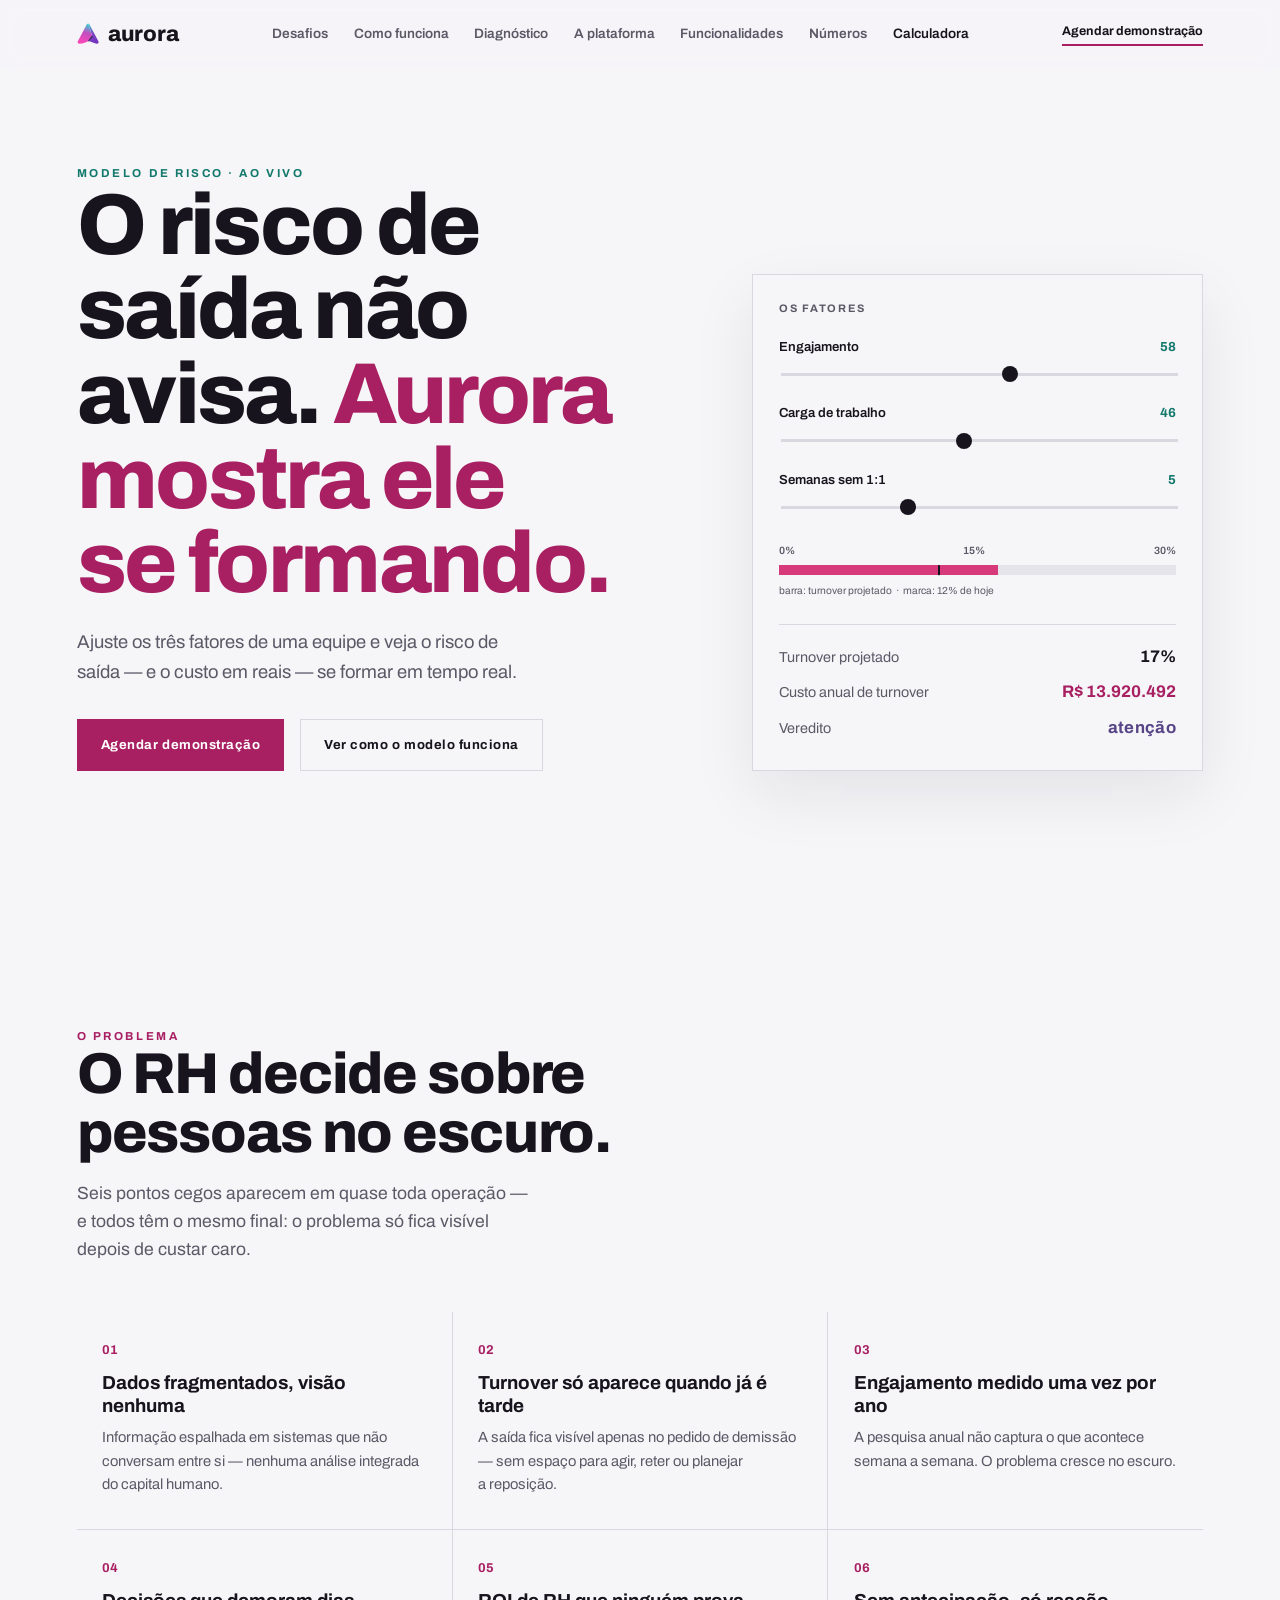
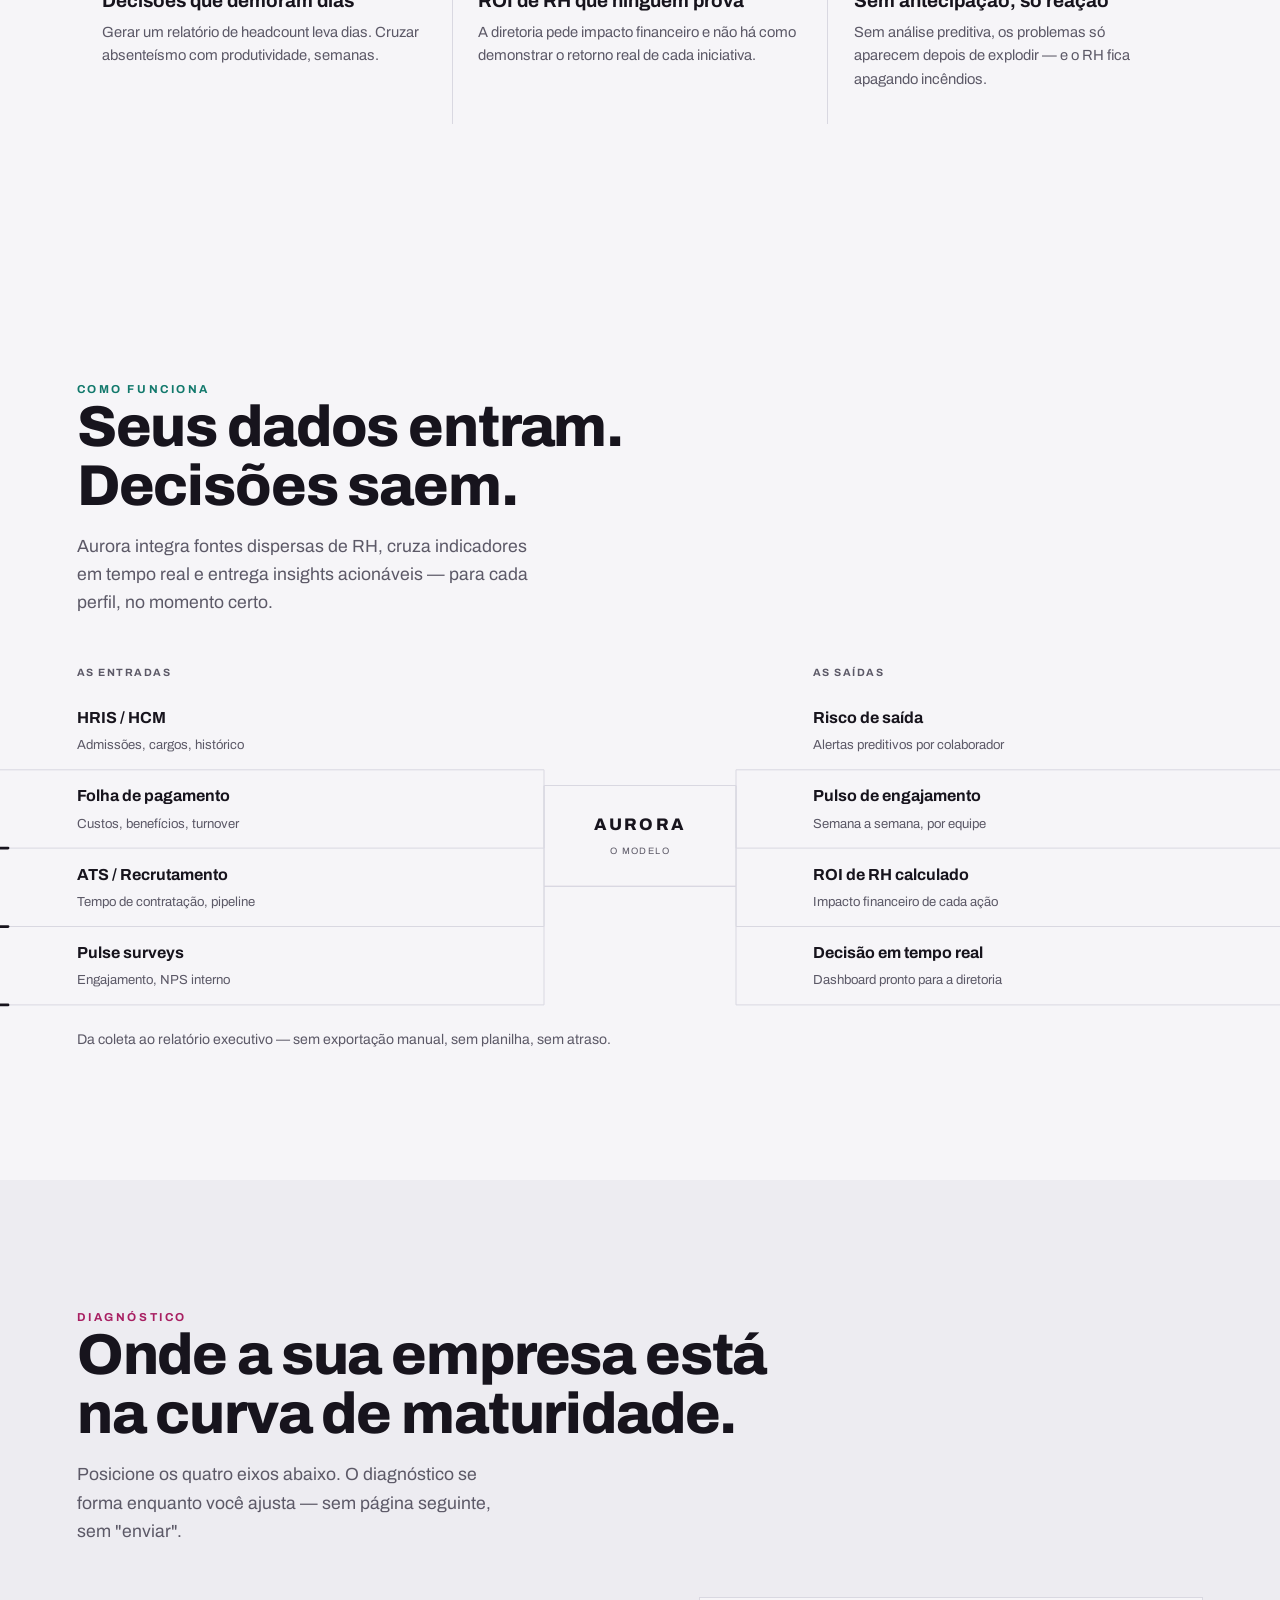
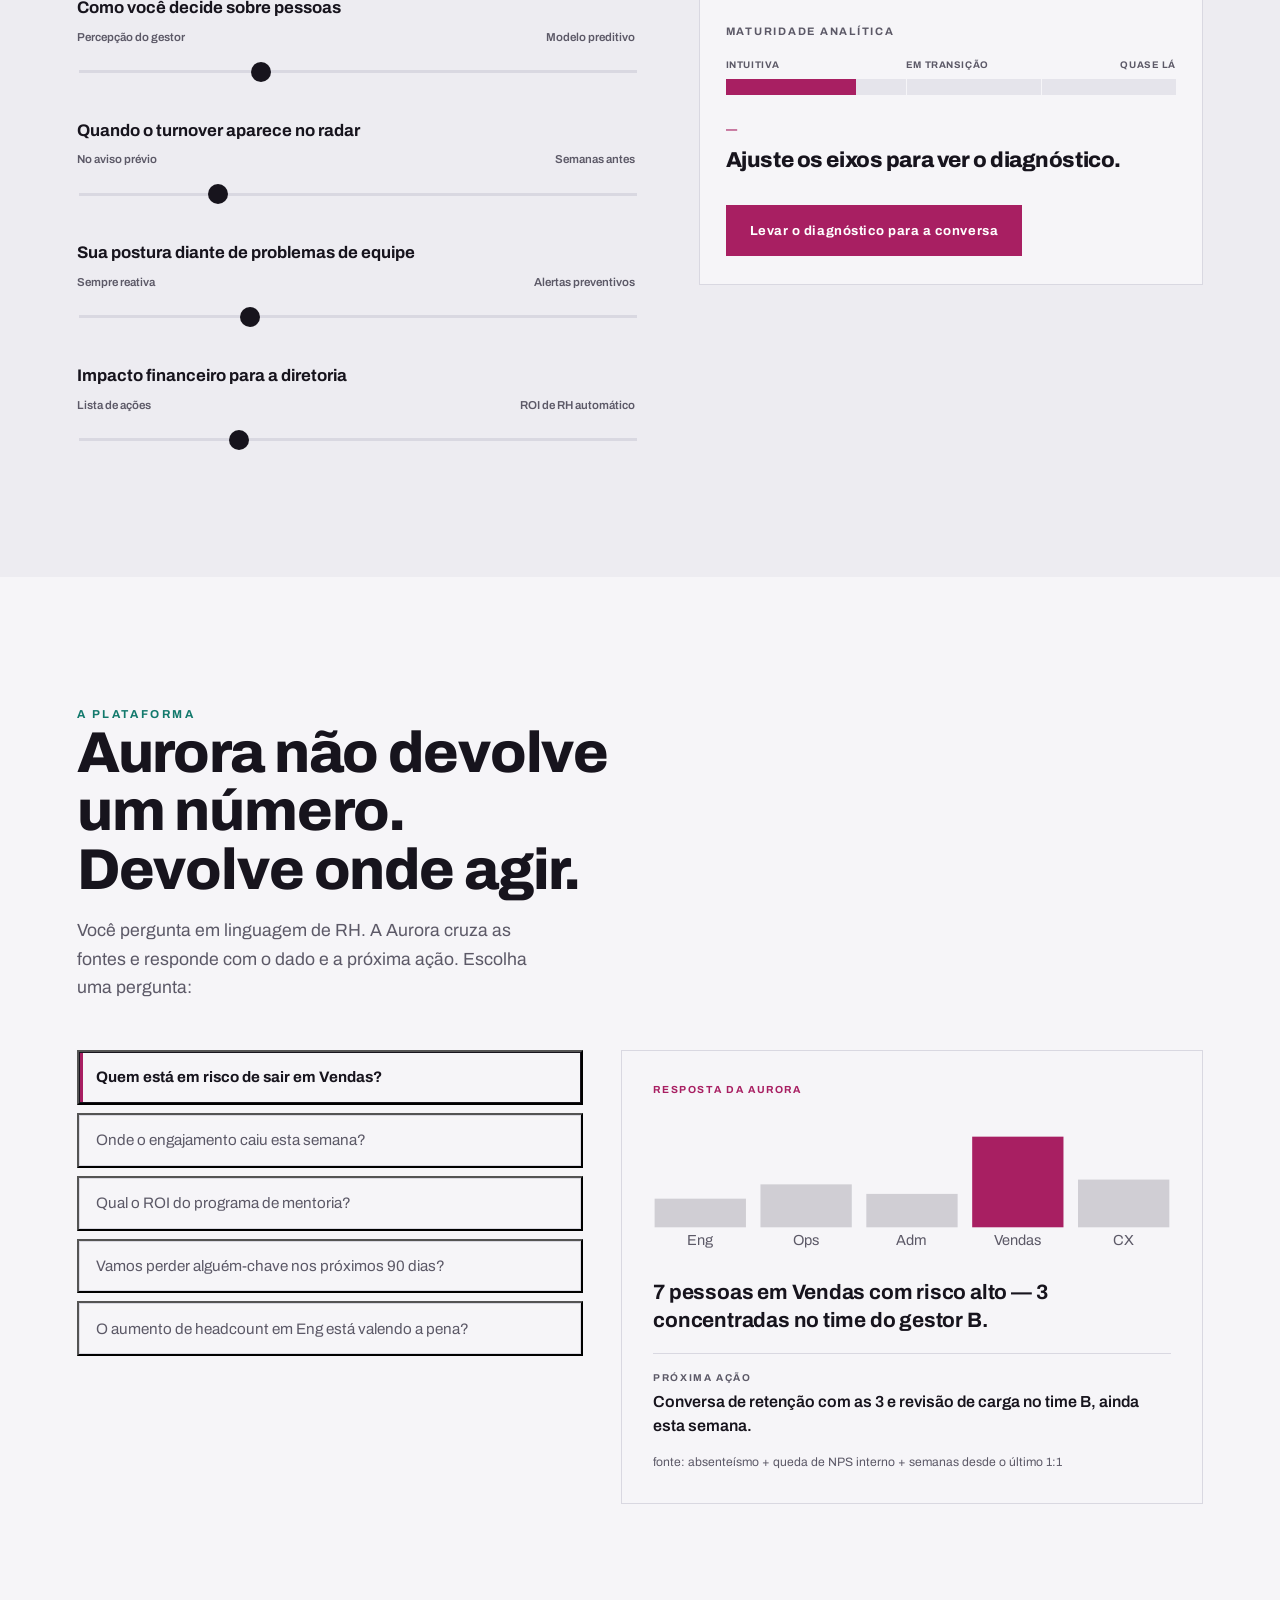
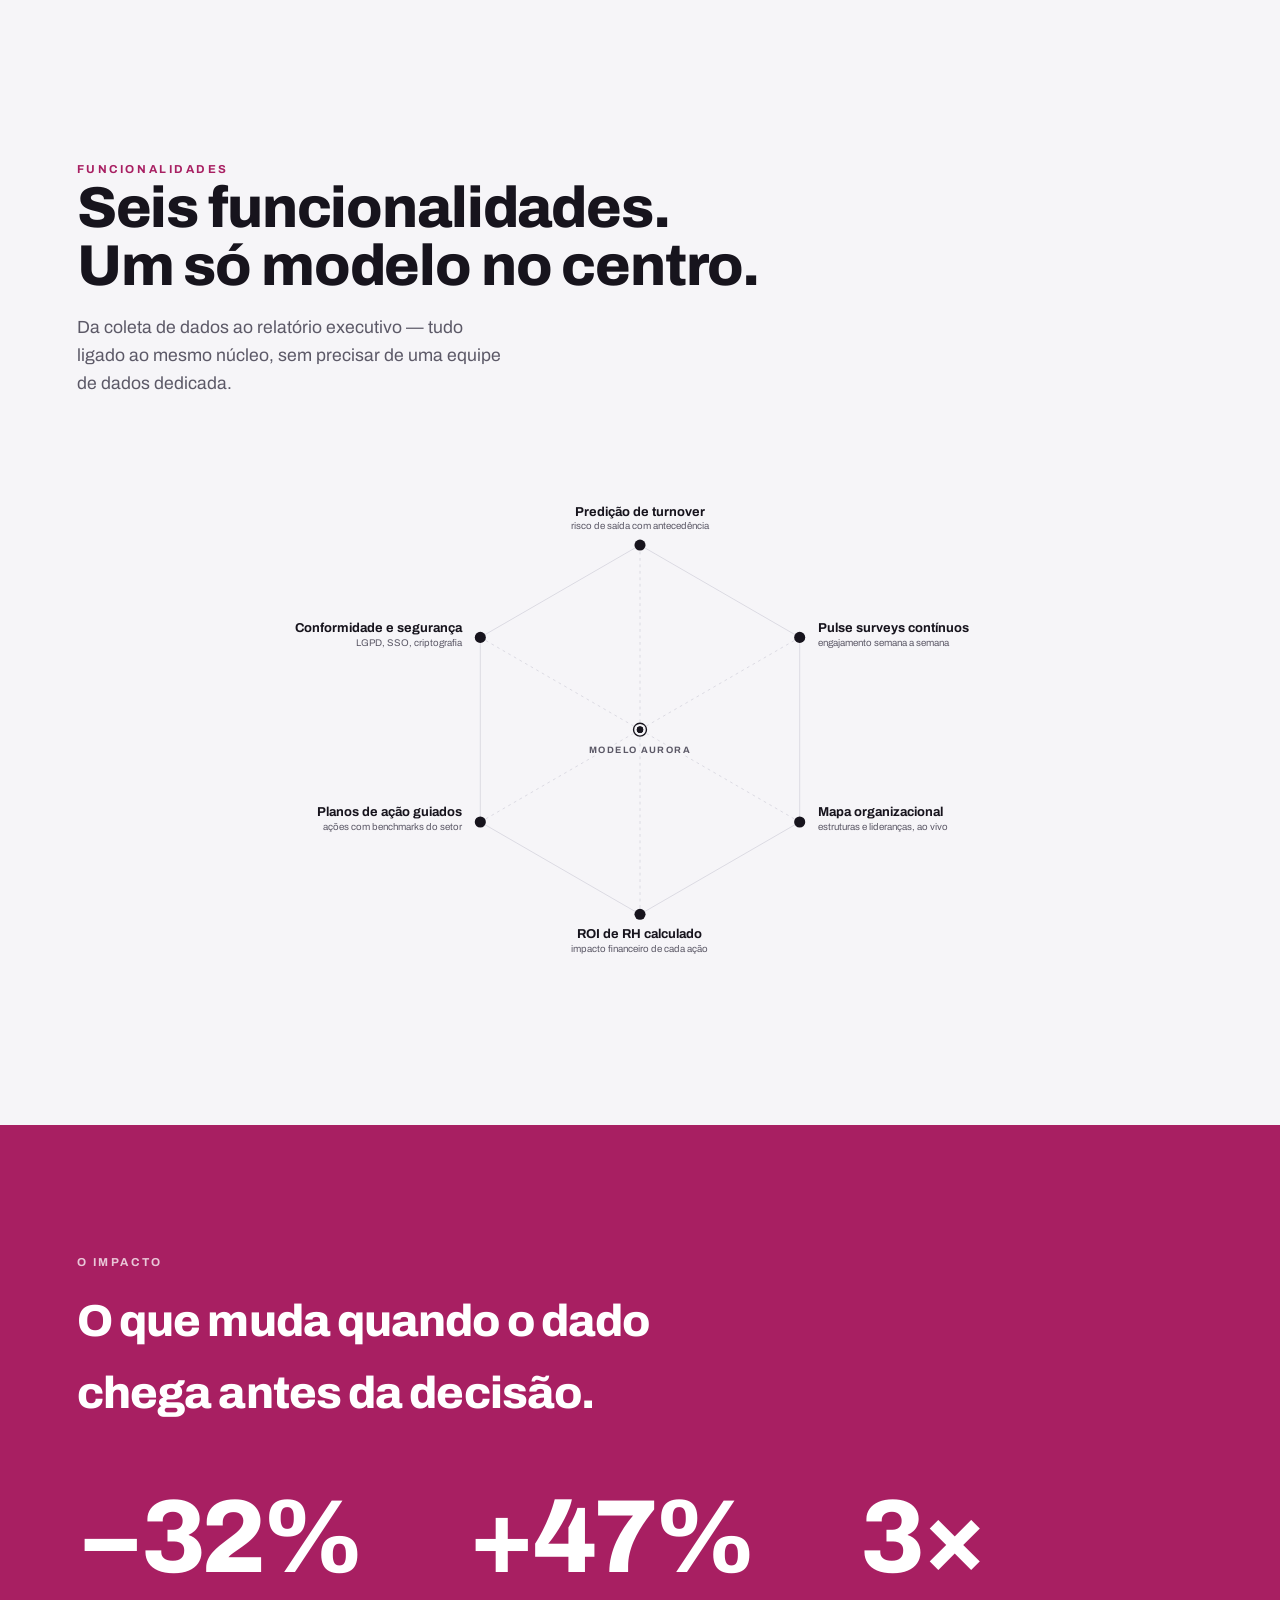
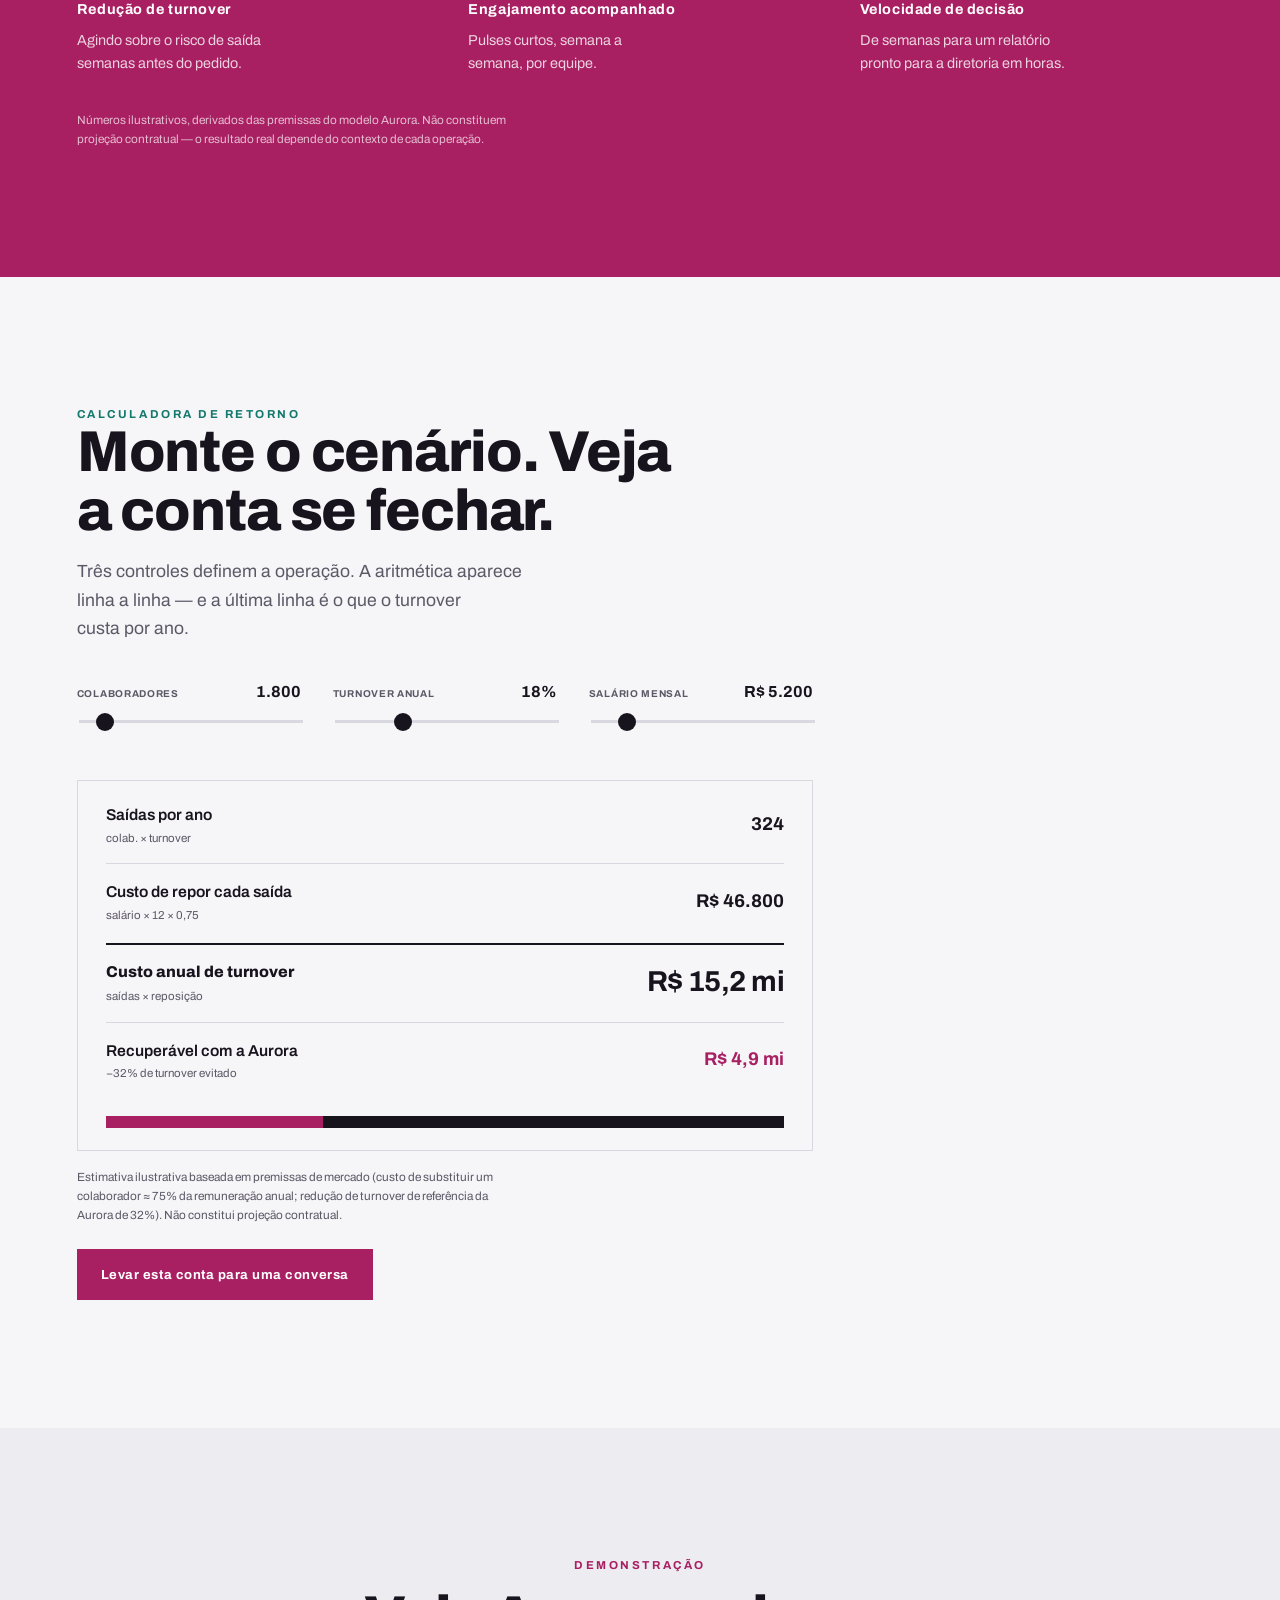
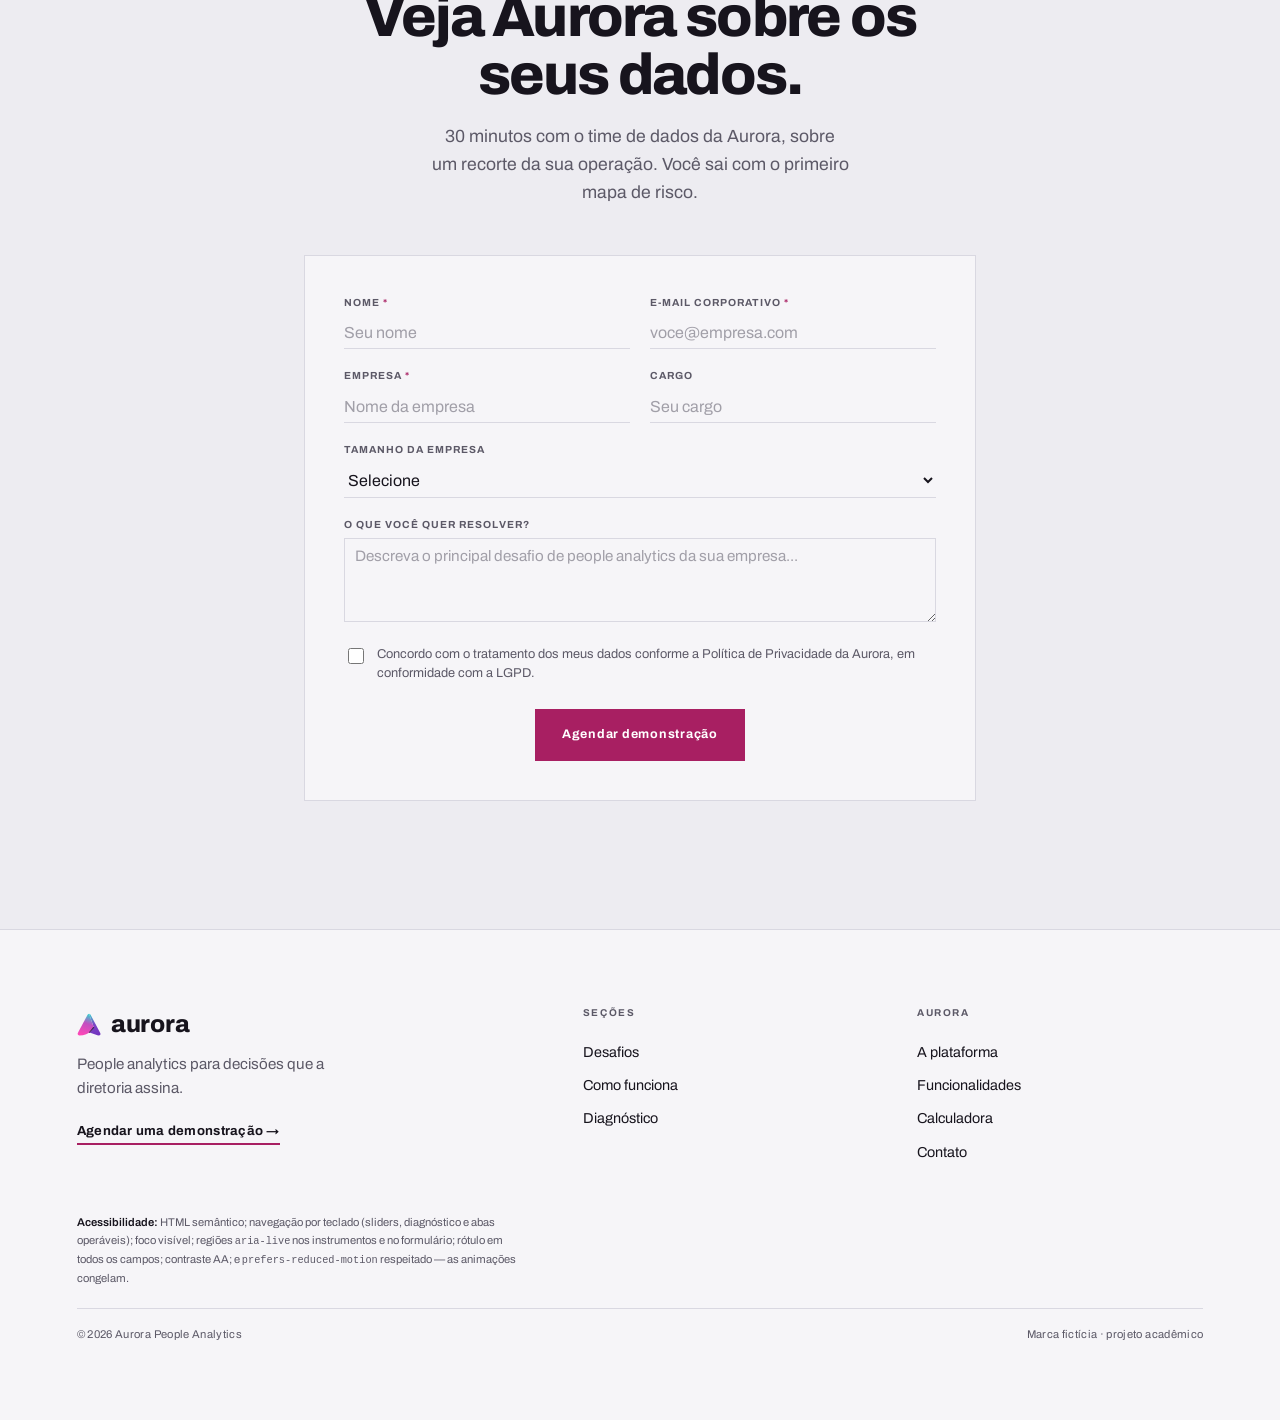
<file: index.html>
<!DOCTYPE html>
<html lang="pt-BR">
<head>
  <meta charset="UTF-8" />
  <meta name="viewport" content="width=device-width, initial-scale=1.0" />
  <title>Aurora · People Analytics para Empresas</title>
  <meta name="description" content="Aurora transforma dados de RH em decisões estratégicas. Reduza turnover, aumente engajamento e tome decisões 3× mais rápidas." />
  <link rel="canonical" href="https://aurora-people-analytics.netlify.app/" />
  <meta name="theme-color" content="#F6F5F8" />
  <link rel="icon" href="assets/favicon.svg?v=4" type="image/svg+xml" />

  <meta property="og:type" content="website" />
  <meta property="og:title" content="Aurora · People Analytics para Empresas" />
  <meta property="og:description" content="Transforme dados de RH em decisões estratégicas. Reduza turnover, aumente engajamento e decida 3× mais rápido." />
  <meta property="og:url" content="https://aurora-people-analytics.netlify.app/" />
  <meta property="og:image" content="https://aurora-people-analytics.netlify.app/assets/og-cover.svg?v=4" />
  <meta property="og:locale" content="pt_BR" />

  <meta name="twitter:card" content="summary_large_image" />
  <meta name="twitter:title" content="Aurora · People Analytics para Empresas" />
  <meta name="twitter:description" content="Transforme dados de RH em decisões estratégicas." />
  <meta name="twitter:image" content="https://aurora-people-analytics.netlify.app/assets/og-cover.svg?v=4" />

  <link rel="preconnect" href="https://fonts.googleapis.com" />
  <link rel="preconnect" href="https://fonts.gstatic.com" crossorigin />
  <link rel="stylesheet" href="https://fonts.googleapis.com/css2?family=Archivo:wght@400;500;600;700;800&display=swap" />
  <link rel="stylesheet" href="css/styles.css?v=4" />
</head>
<body>
<a href="#conteudo" class="skip-link">Ir para o conteúdo principal</a>

<header class="nav">
  <a href="#conteudo" class="wordmark" aria-label="Aurora — início"><img class="wordmark__mark" src="assets/aurora-mark.svg?v=4" alt="" width="275" height="305" /><span class="wordmark__txt">aurora</span></a>
  <button type="button" class="nav__toggle" aria-expanded="false" aria-controls="nav-sections">Seções</button>
  <nav class="nav__links" id="nav-sections" aria-label="Navegação principal">
    <a href="#desafios">Desafios</a>
    <a href="#como-funciona">Como funciona</a>
    <a href="#diagnostico">Diagnóstico</a>
    <a href="#solucao">A plataforma</a>
    <a href="#features">Funcionalidades</a>
    <a href="#numeros">Números</a>
    <a href="#calculadora">Calculadora</a>
  </nav>
  <a href="#assine" class="nav__go">Agendar demonstração</a>
</header>

<main id="conteudo">
  <!-- ===== HERO / CAMPO DE RISCO ===== -->
  <section class="hero" aria-labelledby="hero-h">
    <div class="hold hero__inner">
      <div>
        <p class="kick kick--teal">Modelo de risco · ao vivo</p>
        <h1 id="hero-h">O risco de saída não avisa. <em>Aurora mostra ele se formando.</em></h1>
        <p class="hero__sub">
          Ajuste os três fatores de uma equipe e veja o risco de saída — e o custo em
          reais — se formar em tempo real.
        </p>
        <div class="hero__cta">
          <a href="#assine" class="btn btn--mag">Agendar demonstração</a>
          <a href="#como-funciona" class="btn btn--line">Ver como o modelo funciona</a>
        </div>
      </div>

      <div class="panelbox">
        <p class="panelbox__h">Os fatores</p>
        <div class="ctrl">
          <div class="ctrl__top"><b>Engajamento</b><span id="v-eng">58</span></div>
          <input type="range" id="s-eng" min="0" max="100" value="58" aria-label="Engajamento" aria-valuetext="58 de 100" />
        </div>
        <div class="ctrl">
          <div class="ctrl__top"><b>Carga de trabalho</b><span id="v-load">46</span></div>
          <input type="range" id="s-load" min="0" max="100" value="46" aria-label="Carga de trabalho" aria-valuetext="46 de 100" />
        </div>
        <div class="ctrl">
          <div class="ctrl__top"><b>Semanas sem 1:1</b><span id="v-oto">5</span></div>
          <input type="range" id="s-oto" min="0" max="16" value="5" aria-label="Semanas sem reunião individual" aria-valuetext="5 de 16" />
        </div>

        <div class="gauge" aria-hidden="true">
          <div class="gauge__scale"><span>0%</span><span>15%</span><span>30%</span></div>
          <div class="gauge__track">
            <div class="gauge__base" style="left:40%"></div>
            <div class="gauge__fill" id="g-fill" style="width:47%"></div>
          </div>
          <p class="gauge__note">barra: turnover projetado &nbsp;·&nbsp; marca: 12% de hoje</p>
        </div>

        <div class="readout" aria-live="polite">
          <div class="readout__row"><span>Turnover projetado</span><b id="r-turn">14%</b></div>
          <div class="readout__row"><span>Custo anual de turnover</span><b id="r-cost" class="up">R$ —</b></div>
          <div class="readout__row"><span>Veredito</span><b id="verdict">estável</b></div>
        </div>
      </div>
    </div>
  </section>

  <!-- ===== DESAFIOS ===== -->
  <section class="challenges" id="desafios">
    <div class="hold">
      <p class="kick kick--mag">O problema</p>
      <h2 class="h2">O RH decide sobre pessoas no escuro.</h2>
      <p class="lead">Seis pontos cegos aparecem em quase toda operação — e todos têm o mesmo final: o problema só fica visível depois de custar caro.</p>
      <div class="chgrid">
        <div class="ch"><p class="ch__n">01</p><p class="ch__t">Dados fragmentados, visão nenhuma</p><p class="ch__d">Informação espalhada em sistemas que não conversam entre si — nenhuma análise integrada do capital humano.</p></div>
        <div class="ch"><p class="ch__n">02</p><p class="ch__t">Turnover só aparece quando já é tarde</p><p class="ch__d">A saída fica visível apenas no pedido de demissão — sem espaço para agir, reter ou planejar a reposição.</p></div>
        <div class="ch"><p class="ch__n">03</p><p class="ch__t">Engajamento medido uma vez por ano</p><p class="ch__d">A pesquisa anual não captura o que acontece semana a semana. O problema cresce no escuro.</p></div>
        <div class="ch"><p class="ch__n">04</p><p class="ch__t">Decisões que demoram dias</p><p class="ch__d">Gerar um relatório de headcount leva dias. Cruzar absenteísmo com produtividade, semanas.</p></div>
        <div class="ch"><p class="ch__n">05</p><p class="ch__t">ROI de RH que ninguém prova</p><p class="ch__d">A diretoria pede impacto financeiro e não há como demonstrar o retorno real de cada iniciativa.</p></div>
        <div class="ch"><p class="ch__n">06</p><p class="ch__t">Sem antecipação, só reação</p><p class="ch__d">Sem análise preditiva, os problemas só aparecem depois de explodir — e o RH fica apagando incêndios.</p></div>
      </div>
    </div>
  </section>

  <!-- ===== COMO FUNCIONA ===== -->
  <section class="flow" id="como-funciona">
    <div class="hold">
      <p class="kick kick--teal">Como funciona</p>
      <h2 class="h2">Seus dados entram. Decisões saem.</h2>
      <p class="lead">Aurora integra fontes dispersas de RH, cruza indicadores em tempo real e entrega insights acionáveis — para cada perfil, no momento certo.</p>
      <svg class="flow__lines" id="flow-lines" aria-hidden="true"></svg>
      <div class="flow__grid">
        <div class="flow__col">
          <h3>As entradas</h3>
          <div class="flow__item"><b>HRIS / HCM</b><span>Admissões, cargos, histórico</span></div>
          <div class="flow__item"><b>Folha de pagamento</b><span>Custos, benefícios, turnover</span></div>
          <div class="flow__item"><b>ATS / Recrutamento</b><span>Tempo de contratação, pipeline</span></div>
          <div class="flow__item"><b>Pulse surveys</b><span>Engajamento, NPS interno</span></div>
        </div>
        <div class="flow__core"><p class="m">AURORA</p><p class="s">O modelo</p></div>
        <div class="flow__col">
          <h3>As saídas</h3>
          <div class="flow__item"><b>Risco de saída</b><span>Alertas preditivos por colaborador</span></div>
          <div class="flow__item"><b>Pulso de engajamento</b><span>Semana a semana, por equipe</span></div>
          <div class="flow__item"><b>ROI de RH calculado</b><span>Impacto financeiro de cada ação</span></div>
          <div class="flow__item"><b>Decisão em tempo real</b><span>Dashboard pronto para a diretoria</span></div>
        </div>
      </div>
      <p class="flow__cap">Da coleta ao relatório executivo — sem exportação manual, sem planilha, sem atraso.</p>
    </div>
  </section>

  <!-- ===== DIAGNÓSTICO ===== -->
  <section class="quiz" id="diagnostico">
    <div class="hold">
      <p class="kick kick--mag">Diagnóstico</p>
      <h2 class="h2">Onde a sua empresa está na curva de maturidade.</h2>
      <p class="lead">Posicione os quatro eixos abaixo. O diagnóstico se forma enquanto você ajusta — sem página seguinte, sem "enviar".</p>

      <div class="mat">
        <div class="mat__axes">
          <div class="mat__axis">
            <p class="mat__q">Como você decide sobre pessoas</p>
            <div class="mat__poles"><span>Percepção do gestor</span><span>Modelo preditivo</span></div>
            <input type="range" class="mat__slider" id="mat-0" min="0" max="100" value="32"
                   aria-label="Como você decide sobre pessoas — da percepção do gestor ao modelo preditivo" />
          </div>
          <div class="mat__axis">
            <p class="mat__q">Quando o turnover aparece no radar</p>
            <div class="mat__poles"><span>No aviso prévio</span><span>Semanas antes</span></div>
            <input type="range" class="mat__slider" id="mat-1" min="0" max="100" value="24"
                   aria-label="Quando o turnover aparece no radar — do aviso prévio a semanas antes" />
          </div>
          <div class="mat__axis">
            <p class="mat__q">Sua postura diante de problemas de equipe</p>
            <div class="mat__poles"><span>Sempre reativa</span><span>Alertas preventivos</span></div>
            <input type="range" class="mat__slider" id="mat-2" min="0" max="100" value="30"
                   aria-label="Sua postura diante de problemas de equipe — de sempre reativa a alertas preventivos" />
          </div>
          <div class="mat__axis">
            <p class="mat__q">Impacto financeiro para a diretoria</p>
            <div class="mat__poles"><span>Lista de ações</span><span>ROI de RH automático</span></div>
            <input type="range" class="mat__slider" id="mat-3" min="0" max="100" value="28"
                   aria-label="Impacto financeiro para a diretoria — de lista de ações a ROI de RH automático" />
          </div>
        </div>

        <div class="mat__panel">
          <p class="panelbox__h">Maturidade analítica</p>
          <div class="mat__zones" aria-hidden="true"><span>Intuitiva</span><span>Em transição</span><span>Quase lá</span></div>
          <div class="mat__track" aria-hidden="true"><div class="mat__fill" id="mat-fill"></div></div>
          <div class="mat__verdict" aria-live="polite">
            <p class="mat__badge" id="mat-badge">—</p>
            <p class="mat__title" id="mat-title">Ajuste os eixos para ver o diagnóstico.</p>
            <p class="mat__desc" id="mat-desc"></p>
          </div>
          <a href="#assine" class="btn btn--mag mat__cta" id="mat-cta" hidden>Levar o diagnóstico para a conversa</a>
        </div>
      </div>
    </div>
  </section>

  <!-- ===== SOLUÇÃO / PERGUNTE À AURORA ===== -->
  <section class="method" id="solucao">
    <div class="hold">
      <p class="kick kick--teal">A plataforma</p>
      <h2 class="h2">Aurora não devolve um número. Devolve onde agir.</h2>
      <p class="lead">Você pergunta em linguagem de RH. A Aurora cruza as fontes e responde com o dado e a próxima ação. Escolha uma pergunta:</p>

      <div class="ask">
        <div class="ask__list" role="tablist" aria-label="Perguntas">
          <button class="ask__q" role="tab" id="ask-q-0" aria-controls="ask-panel" aria-selected="true" data-i="0">Quem está em risco de sair em Vendas?</button>
          <button class="ask__q" role="tab" id="ask-q-1" aria-controls="ask-panel" aria-selected="false" data-i="1">Onde o engajamento caiu esta semana?</button>
          <button class="ask__q" role="tab" id="ask-q-2" aria-controls="ask-panel" aria-selected="false" data-i="2">Qual o ROI do programa de mentoria?</button>
          <button class="ask__q" role="tab" id="ask-q-3" aria-controls="ask-panel" aria-selected="false" data-i="3">Vamos perder alguém-chave nos próximos 90 dias?</button>
          <button class="ask__q" role="tab" id="ask-q-4" aria-controls="ask-panel" aria-selected="false" data-i="4">O aumento de headcount em Eng está valendo a pena?</button>
        </div>

        <div class="ask__card" role="tabpanel" id="ask-panel" tabindex="0" aria-labelledby="ask-q-0" aria-live="polite">
          <p class="ask__tag">Resposta da Aurora</p>
          <div class="ask__viz" id="ask-viz" aria-hidden="true"></div>
          <p class="ask__find" id="ask-find"></p>
          <p class="ask__act"><span>Próxima ação</span><b id="ask-act"></b></p>
          <p class="ask__src" id="ask-src"></p>
        </div>
      </div>
    </div>
  </section>

  <!-- ===== FUNCIONALIDADES ===== -->
  <section class="feat" id="features">
    <div class="hold">
      <p class="kick kick--mag">Funcionalidades</p>
      <h2 class="h2">Seis funcionalidades. Um só modelo no centro.</h2>
      <p class="lead">Da coleta de dados ao relatório executivo — tudo ligado ao mesmo núcleo, sem precisar de uma equipe de dados&nbsp;dedicada.</p>

      <svg class="hex" id="hex" viewBox="0 0 1040 580" role="img"
           aria-label="Rede das seis funcionalidades da Aurora conectadas ao centro do modelo: predição de turnover, pulse surveys, mapa organizacional, ROI de RH, planos de ação e conformidade.">
        <g class="hex__lines">
          <line x1="520" y1="90"  x2="693" y2="190" /><line x1="693" y1="190" x2="693" y2="390" />
          <line x1="693" y1="390" x2="520" y2="490" /><line x1="520" y1="490" x2="347" y2="390" />
          <line x1="347" y1="390" x2="347" y2="190" /><line x1="347" y1="190" x2="520" y2="90"  />
          <line class="hex__spoke" x1="520" y1="90"  x2="520" y2="290" />
          <line class="hex__spoke" x1="693" y1="190" x2="520" y2="290" />
          <line class="hex__spoke" x1="693" y1="390" x2="520" y2="290" />
          <line class="hex__spoke" x1="520" y1="490" x2="520" y2="290" />
          <line class="hex__spoke" x1="347" y1="390" x2="520" y2="290" />
          <line class="hex__spoke" x1="347" y1="190" x2="520" y2="290" />
        </g>
        <circle class="hex__core" cx="520" cy="290" r="7" />
        <text class="hex__core-t" x="520" y="315" text-anchor="middle">MODELO AURORA</text>
        <g class="hex__nodes">
          <circle cx="520" cy="90" r="6" /><circle cx="693" cy="190" r="6" /><circle cx="693" cy="390" r="6" />
          <circle cx="520" cy="490" r="6" /><circle cx="347" cy="390" r="6" /><circle cx="347" cy="190" r="6" />
        </g>
        <g class="hex__labels">
          <text class="hex-t" x="520" y="58"  text-anchor="middle">Predição de turnover</text>
          <text class="hex-d" x="520" y="73"  text-anchor="middle">risco de saída com antecedência</text>
          <text class="hex-t" x="713" y="184" text-anchor="start">Pulse surveys contínuos</text>
          <text class="hex-d" x="713" y="199" text-anchor="start">engajamento semana a semana</text>
          <text class="hex-t" x="713" y="384" text-anchor="start">Mapa organizacional</text>
          <text class="hex-d" x="713" y="399" text-anchor="start">estruturas e lideranças, ao vivo</text>
          <text class="hex-t" x="520" y="516" text-anchor="middle">ROI de RH calculado</text>
          <text class="hex-d" x="520" y="531" text-anchor="middle">impacto financeiro de cada ação</text>
          <text class="hex-t" x="327" y="384" text-anchor="end">Planos de ação guiados</text>
          <text class="hex-d" x="327" y="399" text-anchor="end">ações com benchmarks do setor</text>
          <text class="hex-t" x="327" y="184" text-anchor="end">Conformidade e segurança</text>
          <text class="hex-d" x="327" y="199" text-anchor="end">LGPD, SSO, criptografia</text>
        </g>
      </svg>

      <div class="feat__list">
        <div class="ch"><p class="ch__n">01</p><p class="ch__t">Predição de turnover</p><p class="ch__d">Absenteísmo, NPS interno e desempenho cruzados em tempo real para identificar risco de saída com antecedência.</p></div>
        <div class="ch"><p class="ch__n">02</p><p class="ch__t">Pulse surveys contínuos</p><p class="ch__d">Pesquisas rápidas e recorrentes que medem engajamento semana a semana, por equipe.</p></div>
        <div class="ch"><p class="ch__n">03</p><p class="ch__t">Mapa organizacional</p><p class="ch__d">Estruturas formais e informais, colaboradores-chave e gaps de liderança visíveis em tempo real.</p></div>
        <div class="ch"><p class="ch__n">04</p><p class="ch__t">ROI de RH calculado</p><p class="ch__d">Custo de turnover evitado, ganho de produtividade e economia em recrutamento quantificados automaticamente.</p></div>
        <div class="ch"><p class="ch__n">05</p><p class="ch__t">Planos de ação guiados</p><p class="ch__d">Aurora sugere ações concretas com benchmarks do setor e estimativa de impacto.</p></div>
        <div class="ch"><p class="ch__n">06</p><p class="ch__t">Conformidade e segurança</p><p class="ch__d">LGPD by design, SSO, criptografia em repouso e em trânsito, controles de acesso granulares.</p></div>
      </div>
    </div>
  </section>

  <!-- ===== RESULTADOS ===== -->
  <section class="numbers" id="numeros">
    <div class="hold">
      <p class="kick">O impacto</p>
      <h2>O que muda quando o dado chega antes da decisão.</h2>
      <div class="numgrid">
        <div><p class="num__v">−32%</p><p class="num__l">Redução de turnover</p><p class="num__s">Agindo sobre o risco de saída semanas antes do pedido.</p></div>
        <div><p class="num__v">+47%</p><p class="num__l">Engajamento acompanhado</p><p class="num__s">Pulses curtos, semana a semana, por equipe.</p></div>
        <div><p class="num__v">3×</p><p class="num__l">Velocidade de decisão</p><p class="num__s">De semanas para um relatório pronto para a diretoria em horas.</p></div>
      </div>
      <p class="numbers__foot">Números ilustrativos, derivados das premissas do modelo Aurora. Não constituem projeção contratual — o resultado real depende do contexto de cada&nbsp;operação.</p>
    </div>
  </section>

  <!-- ===== CALCULADORA ===== -->
  <section class="calc" id="calculadora">
    <div class="hold">
      <p class="kick kick--teal">Calculadora de retorno</p>
      <h2 class="h2">Monte o cenário. Veja a conta se fechar.</h2>
      <p class="lead">Três controles definem a operação. A aritmética aparece linha a linha — e a última linha é o que o turnover custa por&nbsp;ano.</p>

      <form class="calc" id="calc-form" novalidate>
        <div class="calc__ctrls">
          <div class="calc__ctrl">
            <div class="calc__ctop"><label for="c-col">Colaboradores</label><span id="c-col-v">1.800</span></div>
            <input type="range" id="c-col" min="100" max="20000" step="50" value="1800" />
          </div>
          <div class="calc__ctrl">
            <div class="calc__ctop"><label for="c-tur">Turnover anual</label><span id="c-tur-v">18%</span></div>
            <input type="range" id="c-tur" min="1" max="60" step="1" value="18" />
          </div>
          <div class="calc__ctrl">
            <div class="calc__ctop"><label for="c-sal">Salário mensal</label><span id="c-sal-v">R$ 5.200</span></div>
            <input type="range" id="c-sal" min="1500" max="30000" step="100" value="5200" />
          </div>
        </div>

        <div class="calc__ledger" aria-live="polite">
          <div class="calc__row"><span>Saídas por ano</span><span class="calc__op">colab. × turnover</span><b id="l-saidas">324</b></div>
          <div class="calc__row"><span>Custo de repor cada saída</span><span class="calc__op">salário × 12 × 0,75</span><b id="l-rep">R$ 46.800</b></div>
          <div class="calc__row calc__row--tot"><span>Custo anual de turnover</span><span class="calc__op">saídas × reposição</span><b id="l-total">R$ 15,2 mi</b></div>
          <div class="calc__row"><span>Recuperável com a Aurora</span><span class="calc__op">−32% de turnover evitado</span><b id="l-rec" class="calc__rec">R$ 4,9 mi</b></div>
          <div class="calc__bar" aria-hidden="true"><div class="calc__bar-rec" id="calc-bar-rec"></div></div>
        </div>

        <p class="calc__meta">Estimativa ilustrativa baseada em premissas de mercado (custo de substituir um colaborador ≈ 75% da remuneração anual; redução de turnover de referência da Aurora de 32%). Não constitui projeção contratual.</p>
        <a href="#assine" class="btn btn--mag calc__cta" id="calc-cta">Levar esta conta para uma conversa</a>
      </form>
    </div>
  </section>

  <!-- ===== ASSINE / FORM ===== -->
  <section class="subscribe" id="assine">
    <div class="hold">
      <p class="kick kick--mag">Demonstração</p>
      <h2 class="sub__title">Veja Aurora sobre os seus dados.</h2>
      <p class="sub__p">30 minutos com o time de dados da Aurora, sobre um recorte da sua operação. Você sai com o primeiro mapa de&nbsp;risco.</p>

      <form class="card" id="lead" name="agendar-demonstracao" method="POST" data-netlify="true" netlify-honeypot="bot-field" novalidate>
        <input type="hidden" name="form-name" value="agendar-demonstracao" />
        <p hidden><label>Não preencha: <input name="bot-field" tabindex="-1" autocomplete="off" /></label></p>
        <input type="hidden" name="perfil-diagnostico" id="lead-perfil" />
        <input type="hidden" name="colaboradores" id="lead-col" />
        <input type="hidden" name="economia-estimada" id="lead-eco" />
        <div class="diag" id="diag" hidden>Diagnóstico do quiz: <b id="diag-val"></b></div>
        <div class="form__grid">
          <div class="field"><label for="f-nome">Nome <span class="req" aria-hidden="true">*</span></label><input type="text" id="f-nome" name="nome" placeholder="Seu nome" autocomplete="name" required /></div>
          <div class="field"><label for="f-email">E-mail corporativo <span class="req" aria-hidden="true">*</span></label><input type="email" id="f-email" name="email" placeholder="voce@empresa.com" autocomplete="email" required /></div>
          <div class="field"><label for="f-empresa">Empresa <span class="req" aria-hidden="true">*</span></label><input type="text" id="f-empresa" name="empresa" placeholder="Nome da empresa" autocomplete="organization" required /></div>
          <div class="field"><label for="f-cargo">Cargo</label><input type="text" id="f-cargo" name="cargo" placeholder="Seu cargo" autocomplete="organization-title" /></div>
          <div class="field span2"><label for="f-tam">Tamanho da empresa</label>
            <select id="f-tam" name="tamanho">
              <option value="">Selecione</option>
              <option value="100-499">100–499 colaboradores</option>
              <option value="500-999">500–999 colaboradores</option>
              <option value="1000-4999">1.000–4.999 colaboradores</option>
              <option value="5000+">5.000+ colaboradores</option>
            </select>
          </div>
          <div class="field span2"><label for="f-msg">O que você quer resolver?</label><textarea id="f-msg" name="mensagem" placeholder="Descreva o principal desafio de people analytics da sua empresa..."></textarea></div>
          <div class="consent"><input type="checkbox" id="f-lgpd" name="lgpd" required /><label for="f-lgpd">Concordo com o tratamento dos meus dados conforme a Política de Privacidade da Aurora, em conformidade com a LGPD.</label></div>
          <p class="form__err" id="form-err" role="alert" hidden>Existem campos obrigatórios com erro. Confira os itens marcados.</p>
          <button type="submit" class="submit">Agendar demonstração</button>
        </div>
      </form>
      <div class="card" id="lead-done" hidden><p class="card__done"><b>Recebido.</b> O time da Aurora responde em até 1 dia útil com dois horários.</p></div>
    </div>
  </section>
</main>

<footer class="foot">
  <div class="hold">
    <div class="foot__grid">
      <div>
        <p class="foot__mark"><img class="foot__mark-img" src="assets/aurora-mark.svg?v=4" alt="" width="275" height="305" /><span>aurora</span></p>
        <p class="t">People analytics para decisões que a diretoria assina.</p>
        <a href="#assine" class="foot__cta">Agendar uma demonstração →</a>
      </div>
      <nav class="foot__col" aria-labelledby="foot-nav-secoes">
        <h3 id="foot-nav-secoes">Seções</h3>
        <a href="#desafios">Desafios</a>
        <a href="#como-funciona">Como funciona</a>
        <a href="#diagnostico">Diagnóstico</a>
      </nav>
      <nav class="foot__col" aria-labelledby="foot-nav-aurora">
        <h3 id="foot-nav-aurora">Aurora</h3>
        <a href="#solucao">A plataforma</a>
        <a href="#features">Funcionalidades</a>
        <a href="#calculadora">Calculadora</a>
        <a href="#assine">Contato</a>
      </nav>
    </div>
    <p class="foot__a11y">
      <b>Acessibilidade:</b> HTML semântico; navegação por teclado (sliders, diagnóstico e abas operáveis);
      foco visível; regiões <code>aria-live</code> nos instrumentos e no formulário; rótulo em todos
      os campos; contraste AA; e <code>prefers-reduced-motion</code> respeitado — as animações congelam.
    </p>
    <div class="foot__fine"><span>© 2026 Aurora People Analytics</span><span>Marca fictícia · projeto acadêmico</span></div>
  </div>
</footer>

<script src="js/roi.js?v=4" defer></script>
<script src="js/main.js?v=4" defer></script>
</body>
</html>
</file>
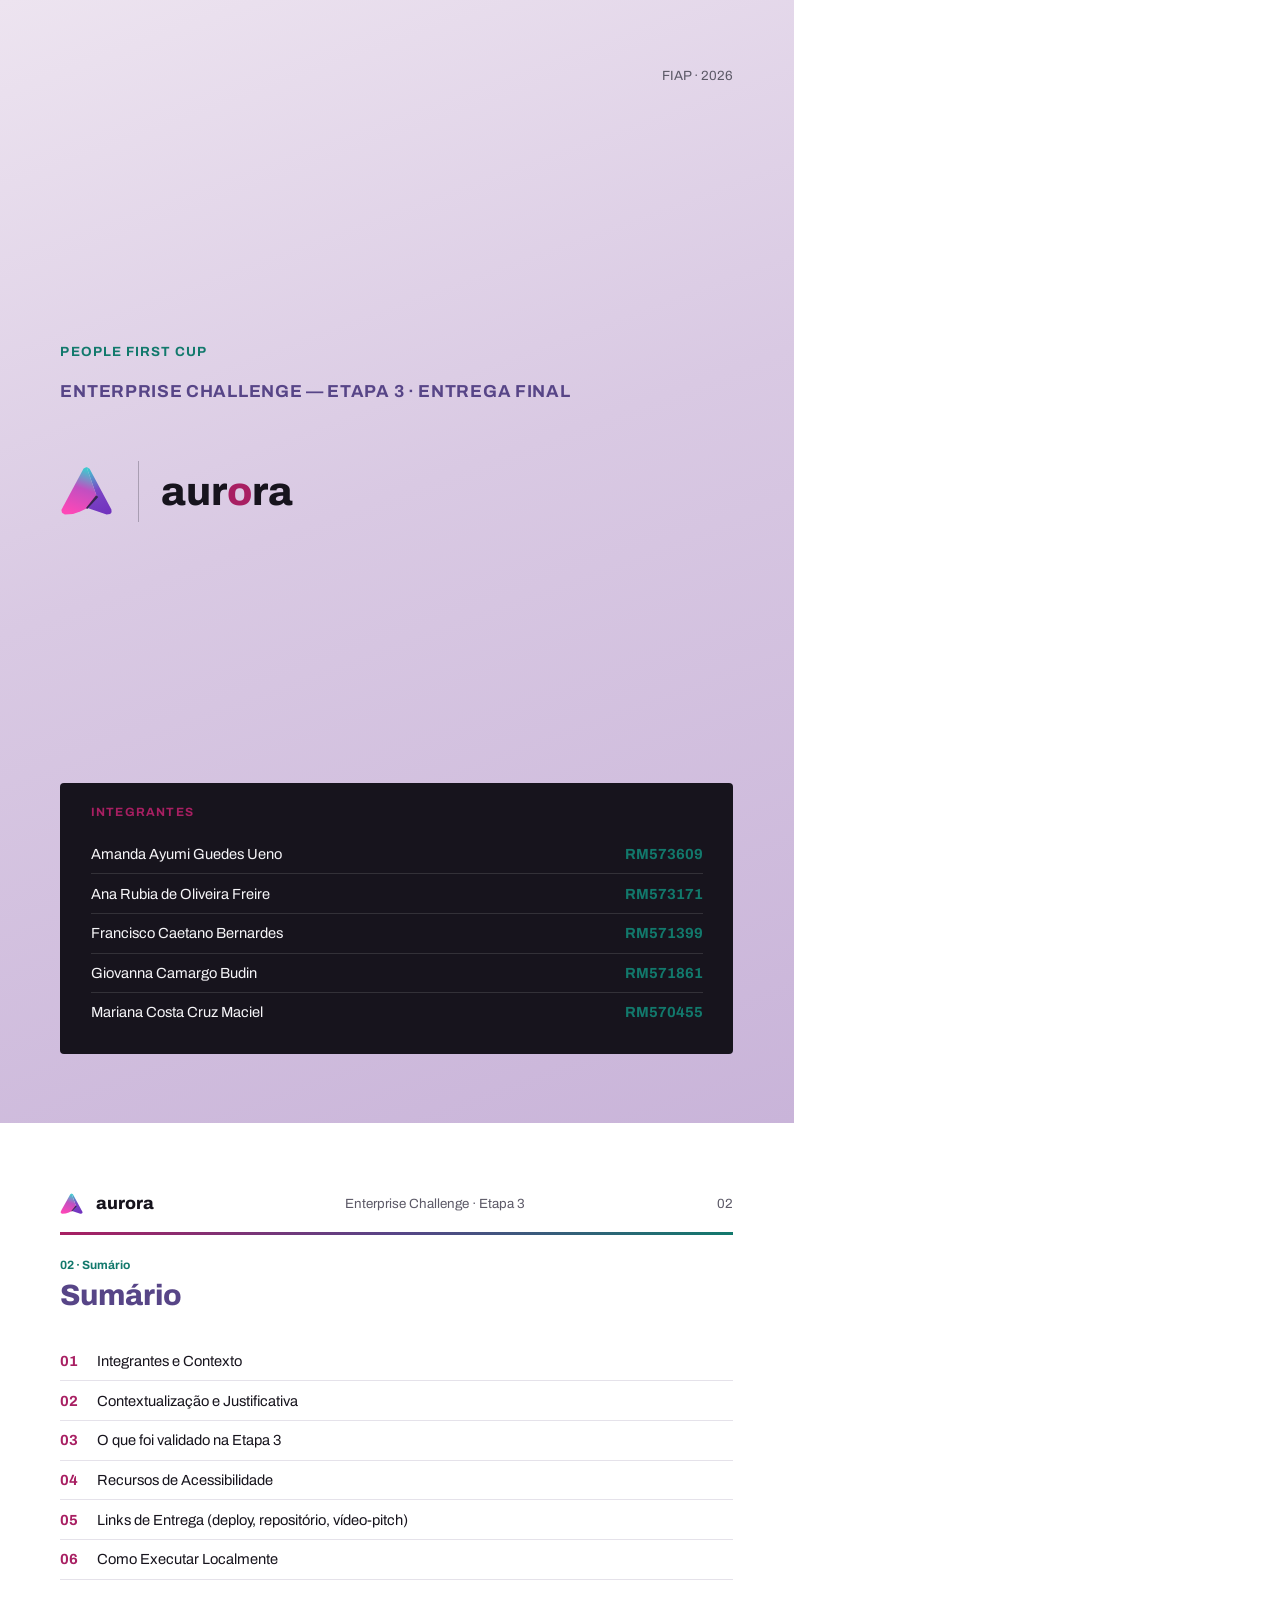
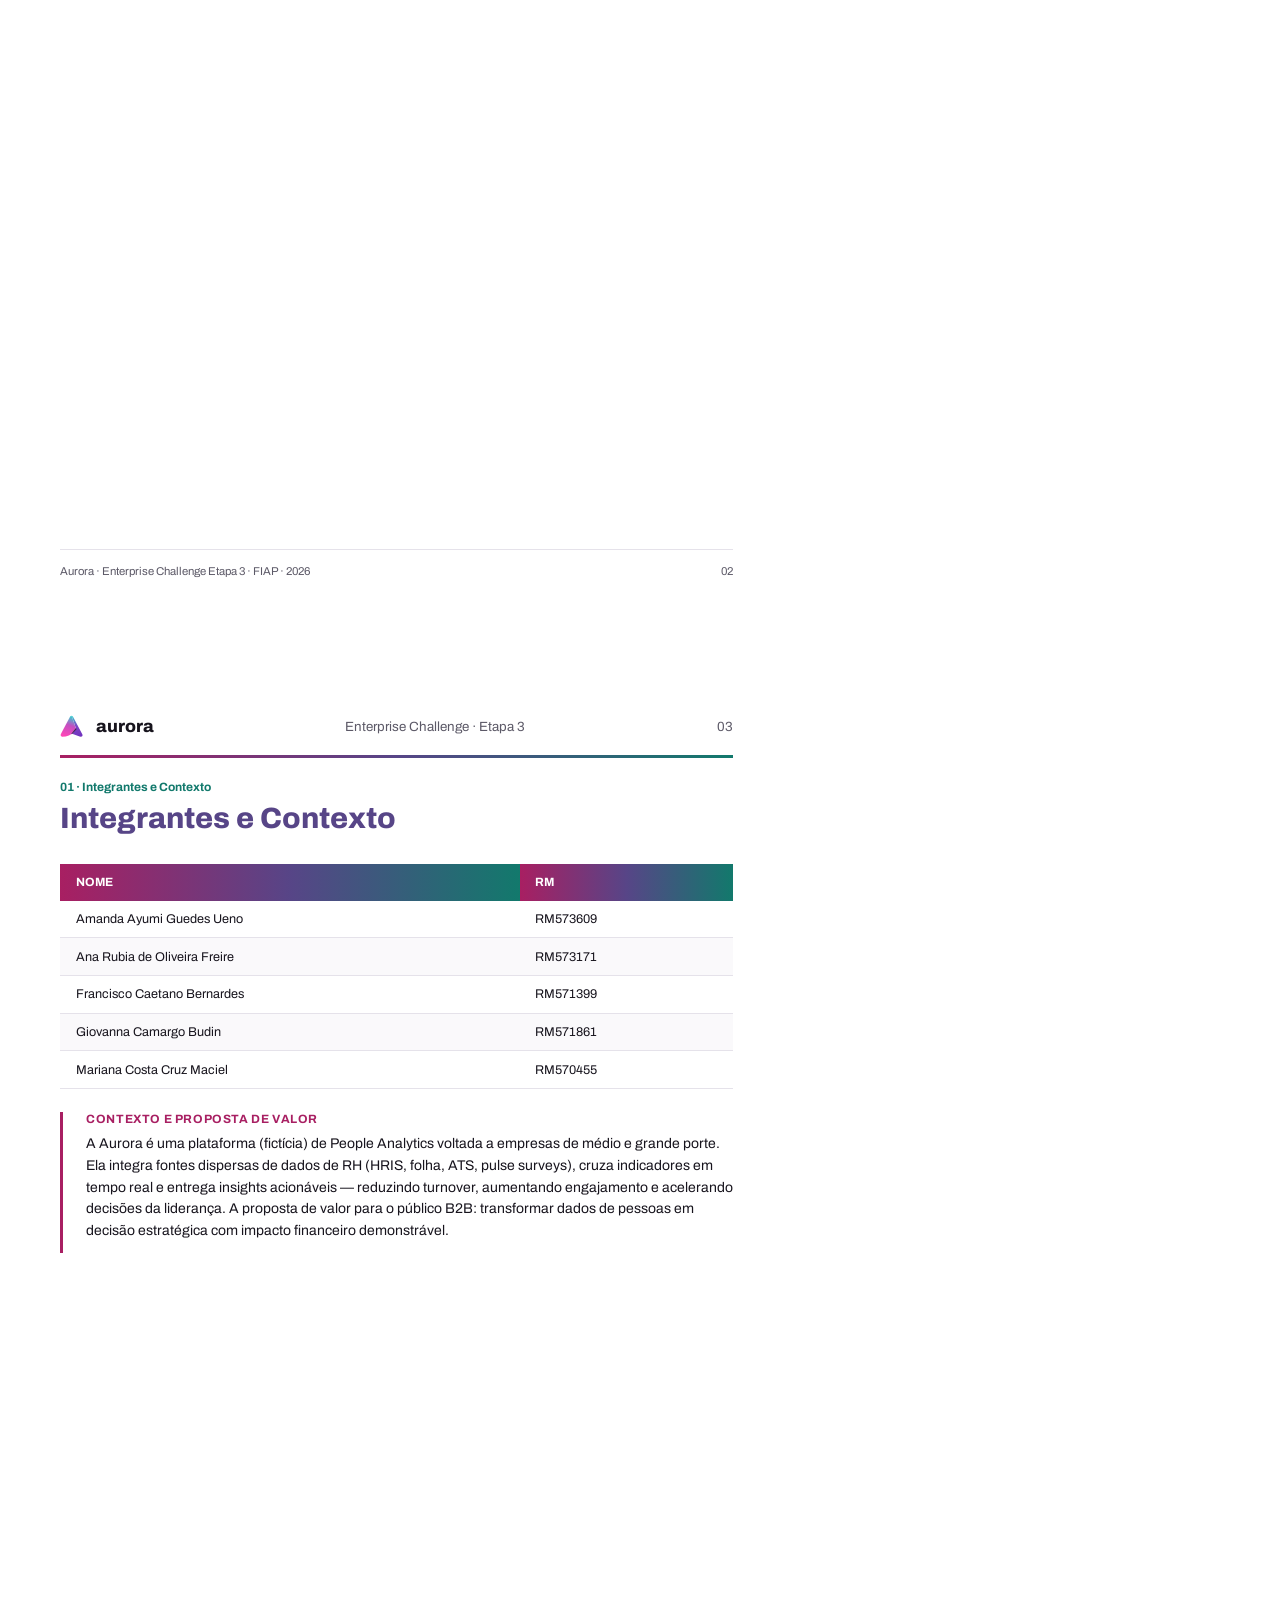
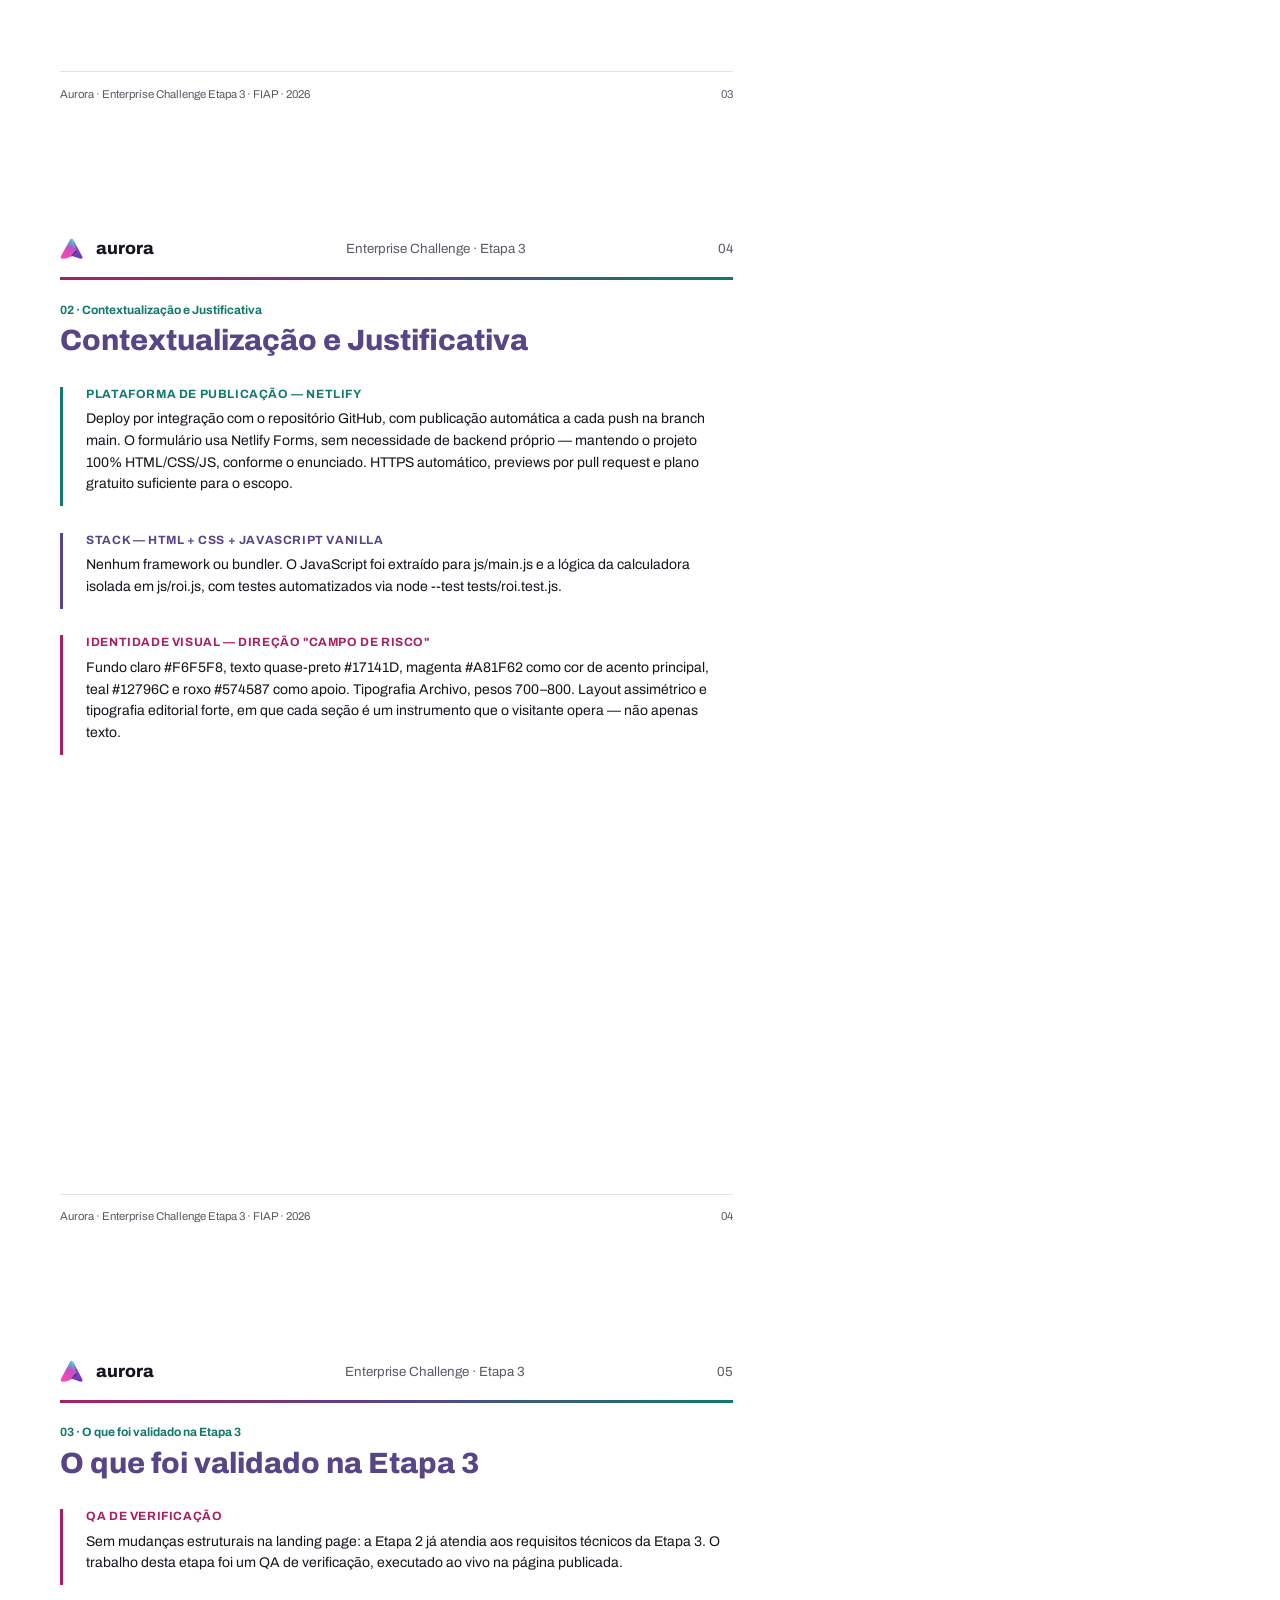
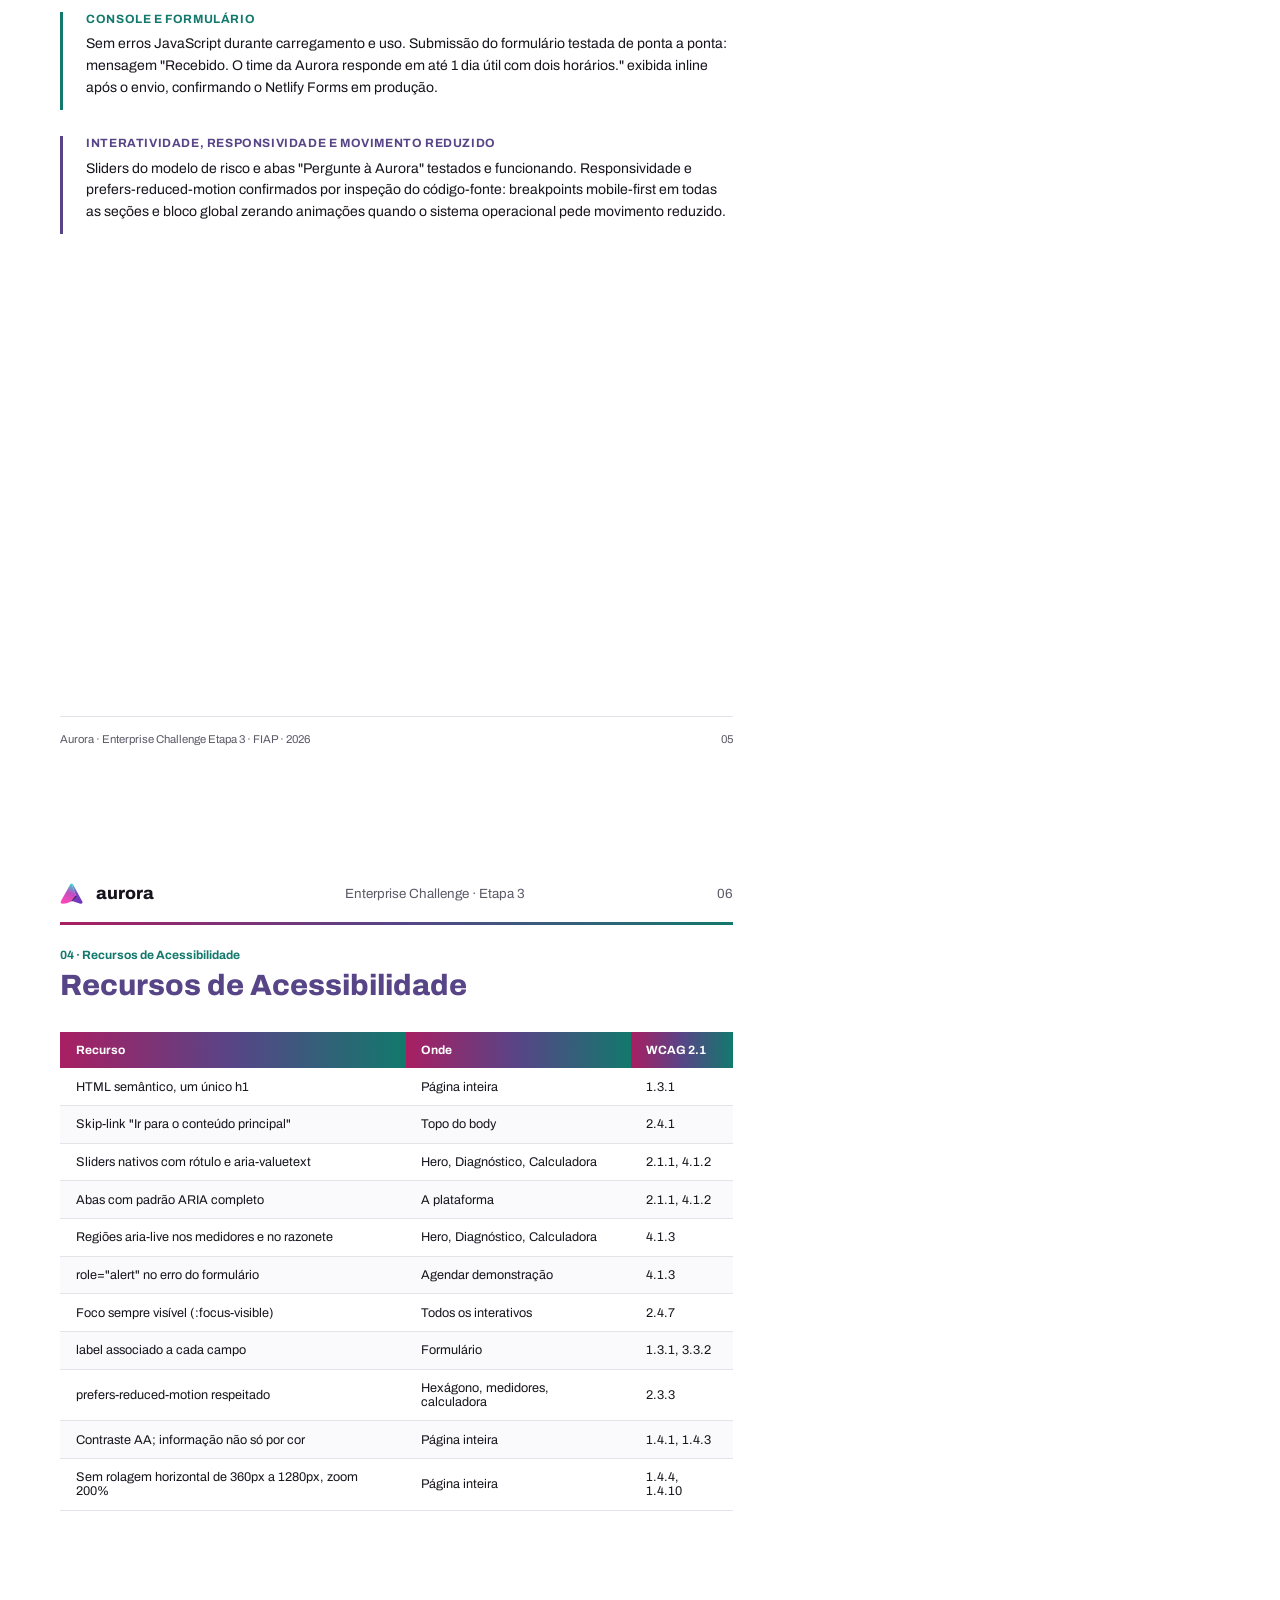
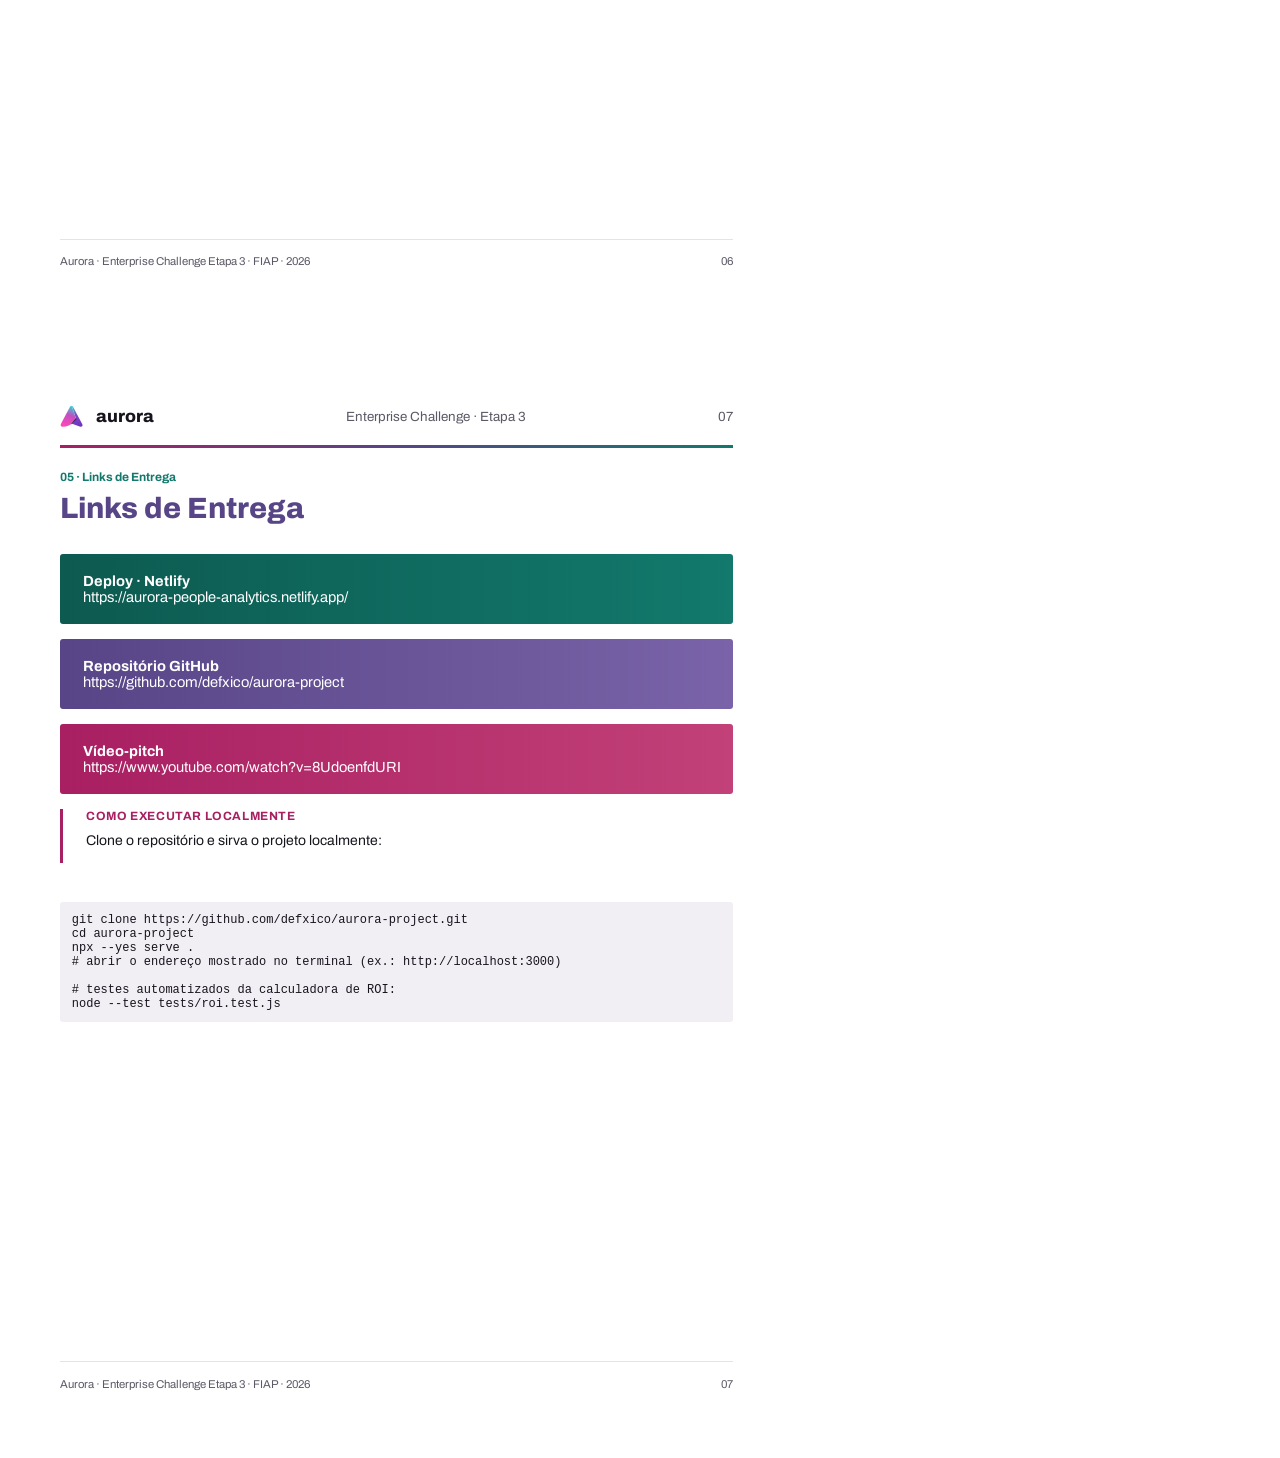
<file: docs/aurora-etapa-3-pdf-template.html>
<!DOCTYPE html>
<html lang="pt-BR">
<head>
<meta charset="UTF-8" />
<title>Aurora — Enterprise Challenge Etapa 3</title>
<link rel="preconnect" href="https://fonts.googleapis.com" />
<link rel="stylesheet" href="https://fonts.googleapis.com/css2?family=Archivo:wght@400;500;600;700;800&display=swap" />
<style>
  :root {
    --bg: #F6F5F8;
    --ink: #17141D;
    --ink2: #5C5967;
    --magenta: #A81F62;
    --teal: #12796C;
    --roxo: #574587;
    --grad: linear-gradient(90deg, var(--magenta), var(--roxo), var(--teal));
  }
  * { box-sizing: border-box; }
  @page { size: A4; margin: 0; }
  html, body { margin: 0; font-family: 'Archivo', sans-serif; color: var(--ink); }
  .page {
    width: 210mm; height: 297mm; padding: 18mm 16mm;
    position: relative; page-break-after: always;
    display: flex; flex-direction: column;
  }
  .page:last-child { page-break-after: auto; }

  /* Capa */
  .cover {
    background: linear-gradient(160deg, #EDE4F0 0%, #D9C9E3 45%, #C9B4D9 100%);
    justify-content: space-between;
  }
  .cover__top { display: flex; justify-content: flex-end; font-size: 10pt; color: var(--ink2); }
  .cover__mid { flex: 1; display: flex; flex-direction: column; justify-content: center; gap: 6mm; }
  .cover__eyebrow { font-size: 10pt; font-weight: 700; letter-spacing: .08em; color: var(--teal); text-transform: uppercase; }
  .cover__title { font-size: 13pt; font-weight: 700; color: var(--roxo); text-transform: uppercase; letter-spacing: .04em; }
  .cover__brand { display: flex; align-items: center; gap: 6mm; margin-top: 10mm; }
  .cover__brand img { height: 16mm; }
  .cover__brand .wordmark { font-size: 30pt; font-weight: 800; }
  .cover__brand .wordmark span { color: var(--magenta); }
  .cover__divider { width: 1px; height: 16mm; background: var(--ink2); opacity: .4; }
  .cover__card { background: #17141D; border-radius: 4px; padding: 6mm 8mm; color: #F6F5F8; }
  .cover__card h3 { font-size: 9pt; letter-spacing: .1em; color: var(--magenta); margin: 0 0 4mm; }
  .cover__row { display: flex; justify-content: space-between; padding: 3mm 0; border-top: 1px solid rgba(255,255,255,.12); font-size: 11pt; }
  .cover__row:first-of-type { border-top: none; }
  .cover__row b { color: var(--teal); font-weight: 700; }

  /* Páginas internas */
  .content .head {
    display: flex; align-items: center; justify-content: space-between;
    padding-bottom: 4mm; border-bottom: 3px solid transparent;
    border-image: var(--grad) 1;
    font-size: 10pt; color: var(--ink2);
  }
  .content .head .brand { display: flex; align-items: center; gap: 3mm; font-size: 13pt; font-weight: 800; color: var(--ink); }
  .content .head .brand img { height: 7mm; }
  .content .breadcrumb { font-size: 9pt; color: var(--teal); font-weight: 700; margin-top: 6mm; }
  .content h1 { font-size: 22pt; font-weight: 800; color: var(--roxo); margin: 2mm 0 8mm; }
  .content .block { border-left: 3px solid var(--magenta); padding: 0 0 0 6mm; margin-bottom: 7mm; }
  .content .block.teal { border-color: var(--teal); }
  .content .block.roxo { border-color: var(--roxo); }
  .content .block h4 { font-size: 9pt; letter-spacing: .05em; text-transform: uppercase; color: var(--magenta); margin: 0 0 2mm; }
  .content .block.teal h4 { color: var(--teal); }
  .content .block.roxo h4 { color: var(--roxo); }
  .content .block p { font-size: 10.5pt; line-height: 1.55; color: var(--ink); margin: 0 0 3mm; }
  .content table { width: 100%; border-collapse: collapse; font-size: 9.5pt; margin-bottom: 6mm; }
  .content thead th { background: var(--grad); color: #fff; text-align: left; padding: 3mm 4mm; font-size: 9pt; }
  .content tbody td { padding: 3mm 4mm; border-bottom: 1px solid #E5E2EA; }
  .content tbody tr:nth-child(even) { background: #FAF9FB; }
  .content .foot { margin-top: auto; padding-top: 4mm; border-top: 1px solid #E5E2EA; display: flex; justify-content: space-between; font-size: 8.5pt; color: var(--ink2); }
  .content .linkcard { padding: 5mm 6mm; border-radius: 3px; color: #fff; margin-bottom: 4mm; font-size: 11pt; }
  .content .linkcard a { color: #fff; }
  .content .linkcard.deploy { background: linear-gradient(90deg, #0D5A50, var(--teal)); }
  .content .linkcard.repo { background: linear-gradient(90deg, var(--roxo), #7A63A8); }
  .content .linkcard.video { background: linear-gradient(90deg, var(--magenta), #C24178); }
  .content code, .content pre { font-family: 'Courier New', monospace; font-size: 9pt; }
  .content pre { background: #F1EFF4; padding: 3mm; border-radius: 3px; overflow: hidden; }
  .content .filetree { font-family: 'Courier New', monospace; font-size: 9pt; border-left: 3px solid var(--roxo); padding-left: 6mm; line-height: 1.6; white-space: pre; }
  .sumario ol { list-style: none; padding: 0; margin: 0; counter-reset: item; }
  .sumario li { font-size: 11pt; padding: 3mm 0; border-bottom: 1px solid #E5E2EA; }
  .sumario li b { color: var(--magenta); margin-right: 4mm; }
</style>
</head>
<body>

  <!-- Página 1: Capa -->
  <section class="page cover">
    <div class="cover__top">FIAP · 2026</div>
    <div class="cover__mid">
      <div class="cover__eyebrow">People First Cup</div>
      <div class="cover__title">Enterprise Challenge — Etapa 3 · Entrega Final</div>
      <div class="cover__brand">
        <img src="../assets/aurora-mark.svg" alt="" />
        <div class="cover__divider"></div>
        <div class="wordmark">aur<span>o</span>ra</div>
      </div>
    </div>
    <div class="cover__card">
      <h3>INTEGRANTES</h3>
      <div class="cover__row"><span>Amanda Ayumi Guedes Ueno</span><b>RM573609</b></div>
      <div class="cover__row"><span>Ana Rubia de Oliveira Freire</span><b>RM573171</b></div>
      <div class="cover__row"><span>Francisco Caetano Bernardes</span><b>RM571399</b></div>
      <div class="cover__row"><span>Giovanna Camargo Budin</span><b>RM571861</b></div>
      <div class="cover__row"><span>Mariana Costa Cruz Maciel</span><b>RM570455</b></div>
    </div>
  </section>

  <!-- Página 2: Sumário -->
  <section class="page content sumario">
    <div class="head">
      <div class="brand"><img src="../assets/aurora-mark.svg" alt="" />aurora</div>
      <div>Enterprise Challenge · Etapa 3</div>
      <div>02</div>
    </div>
    <div class="breadcrumb">02 · Sumário</div>
    <h1>Sumário</h1>
    <ol>
      <li><b>01</b> Integrantes e Contexto</li>
      <li><b>02</b> Contextualização e Justificativa</li>
      <li><b>03</b> O que foi validado na Etapa 3</li>
      <li><b>04</b> Recursos de Acessibilidade</li>
      <li><b>05</b> Links de Entrega (deploy, repositório, vídeo-pitch)</li>
      <li><b>06</b> Como Executar Localmente</li>
    </ol>
    <div class="foot"><span>Aurora · Enterprise Challenge Etapa 3 · FIAP · 2026</span><span>02</span></div>
  </section>

  <!-- Página 3: Integrantes e Contexto -->
  <section class="page content">
    <div class="head">
      <div class="brand"><img src="../assets/aurora-mark.svg" alt="" />aurora</div>
      <div>Enterprise Challenge · Etapa 3</div>
      <div>03</div>
    </div>
    <div class="breadcrumb">01 · Integrantes e Contexto</div>
    <h1>Integrantes e Contexto</h1>
    <table>
      <thead><tr><th>NOME</th><th>RM</th></tr></thead>
      <tbody>
        <tr><td>Amanda Ayumi Guedes Ueno</td><td>RM573609</td></tr>
        <tr><td>Ana Rubia de Oliveira Freire</td><td>RM573171</td></tr>
        <tr><td>Francisco Caetano Bernardes</td><td>RM571399</td></tr>
        <tr><td>Giovanna Camargo Budin</td><td>RM571861</td></tr>
        <tr><td>Mariana Costa Cruz Maciel</td><td>RM570455</td></tr>
      </tbody>
    </table>
    <div class="block">
      <h4>Contexto e Proposta de Valor</h4>
      <p>A Aurora é uma plataforma (fictícia) de People Analytics voltada a empresas de médio e grande porte. Ela integra fontes dispersas de dados de RH (HRIS, folha, ATS, pulse surveys), cruza indicadores em tempo real e entrega insights acionáveis — reduzindo turnover, aumentando engajamento e acelerando decisões da liderança. A proposta de valor para o público B2B: transformar dados de pessoas em decisão estratégica com impacto financeiro demonstrável.</p>
    </div>
    <div class="foot"><span>Aurora · Enterprise Challenge Etapa 3 · FIAP · 2026</span><span>03</span></div>
  </section>

  <!-- Página 4: Contextualização e Justificativa -->
  <section class="page content">
    <div class="head">
      <div class="brand"><img src="../assets/aurora-mark.svg" alt="" />aurora</div>
      <div>Enterprise Challenge · Etapa 3</div>
      <div>04</div>
    </div>
    <div class="breadcrumb">02 · Contextualização e Justificativa</div>
    <h1>Contextualização e Justificativa</h1>
    <div class="block teal">
      <h4>Plataforma de Publicação — Netlify</h4>
      <p>Deploy por integração com o repositório GitHub, com publicação automática a cada push na branch main. O formulário usa Netlify Forms, sem necessidade de backend próprio — mantendo o projeto 100% HTML/CSS/JS, conforme o enunciado. HTTPS automático, previews por pull request e plano gratuito suficiente para o escopo.</p>
    </div>
    <div class="block roxo">
      <h4>Stack — HTML + CSS + JavaScript Vanilla</h4>
      <p>Nenhum framework ou bundler. O JavaScript foi extraído para js/main.js e a lógica da calculadora isolada em js/roi.js, com testes automatizados via node --test tests/roi.test.js.</p>
    </div>
    <div class="block">
      <h4>Identidade Visual — Direção "Campo de Risco"</h4>
      <p>Fundo claro #F6F5F8, texto quase-preto #17141D, magenta #A81F62 como cor de acento principal, teal #12796C e roxo #574587 como apoio. Tipografia Archivo, pesos 700–800. Layout assimétrico e tipografia editorial forte, em que cada seção é um instrumento que o visitante opera — não apenas texto.</p>
    </div>
    <div class="foot"><span>Aurora · Enterprise Challenge Etapa 3 · FIAP · 2026</span><span>04</span></div>
  </section>

  <!-- Página 5: O que foi validado na Etapa 3 -->
  <section class="page content">
    <div class="head">
      <div class="brand"><img src="../assets/aurora-mark.svg" alt="" />aurora</div>
      <div>Enterprise Challenge · Etapa 3</div>
      <div>05</div>
    </div>
    <div class="breadcrumb">03 · O que foi validado na Etapa 3</div>
    <h1>O que foi validado na Etapa 3</h1>
    <div class="block">
      <h4>QA de Verificação</h4>
      <p>Sem mudanças estruturais na landing page: a Etapa 2 já atendia aos requisitos técnicos da Etapa 3. O trabalho desta etapa foi um QA de verificação, executado ao vivo na página publicada.</p>
    </div>
    <div class="block teal">
      <h4>Console e Formulário</h4>
      <p>Sem erros JavaScript durante carregamento e uso. Submissão do formulário testada de ponta a ponta: mensagem "Recebido. O time da Aurora responde em até 1 dia útil com dois horários." exibida inline após o envio, confirmando o Netlify Forms em produção.</p>
    </div>
    <div class="block roxo">
      <h4>Interatividade, Responsividade e Movimento Reduzido</h4>
      <p>Sliders do modelo de risco e abas "Pergunte à Aurora" testados e funcionando. Responsividade e prefers-reduced-motion confirmados por inspeção do código-fonte: breakpoints mobile-first em todas as seções e bloco global zerando animações quando o sistema operacional pede movimento reduzido.</p>
    </div>
    <div class="foot"><span>Aurora · Enterprise Challenge Etapa 3 · FIAP · 2026</span><span>05</span></div>
  </section>

  <!-- Página 6: Acessibilidade -->
  <section class="page content">
    <div class="head">
      <div class="brand"><img src="../assets/aurora-mark.svg" alt="" />aurora</div>
      <div>Enterprise Challenge · Etapa 3</div>
      <div>06</div>
    </div>
    <div class="breadcrumb">04 · Recursos de Acessibilidade</div>
    <h1>Recursos de Acessibilidade</h1>
    <table>
      <thead><tr><th>Recurso</th><th>Onde</th><th>WCAG 2.1</th></tr></thead>
      <tbody>
        <tr><td>HTML semântico, um único h1</td><td>Página inteira</td><td>1.3.1</td></tr>
        <tr><td>Skip-link "Ir para o conteúdo principal"</td><td>Topo do body</td><td>2.4.1</td></tr>
        <tr><td>Sliders nativos com rótulo e aria-valuetext</td><td>Hero, Diagnóstico, Calculadora</td><td>2.1.1, 4.1.2</td></tr>
        <tr><td>Abas com padrão ARIA completo</td><td>A plataforma</td><td>2.1.1, 4.1.2</td></tr>
        <tr><td>Regiões aria-live nos medidores e no razonete</td><td>Hero, Diagnóstico, Calculadora</td><td>4.1.3</td></tr>
        <tr><td>role="alert" no erro do formulário</td><td>Agendar demonstração</td><td>4.1.3</td></tr>
        <tr><td>Foco sempre visível (:focus-visible)</td><td>Todos os interativos</td><td>2.4.7</td></tr>
        <tr><td>label associado a cada campo</td><td>Formulário</td><td>1.3.1, 3.3.2</td></tr>
        <tr><td>prefers-reduced-motion respeitado</td><td>Hexágono, medidores, calculadora</td><td>2.3.3</td></tr>
        <tr><td>Contraste AA; informação não só por cor</td><td>Página inteira</td><td>1.4.1, 1.4.3</td></tr>
        <tr><td>Sem rolagem horizontal de 360px a 1280px, zoom 200%</td><td>Página inteira</td><td>1.4.4, 1.4.10</td></tr>
      </tbody>
    </table>
    <div class="foot"><span>Aurora · Enterprise Challenge Etapa 3 · FIAP · 2026</span><span>06</span></div>
  </section>

  <!-- Página 7: Links de entrega -->
  <section class="page content">
    <div class="head">
      <div class="brand"><img src="../assets/aurora-mark.svg" alt="" />aurora</div>
      <div>Enterprise Challenge · Etapa 3</div>
      <div>07</div>
    </div>
    <div class="breadcrumb">05 · Links de Entrega</div>
    <h1>Links de Entrega</h1>
    <div class="linkcard deploy"><b>Deploy · Netlify</b><br />https://aurora-people-analytics.netlify.app/</div>
    <div class="linkcard repo"><b>Repositório GitHub</b><br />https://github.com/defxico/aurora-project</div>
    <div class="linkcard video"><b>Vídeo-pitch</b><br />https://www.youtube.com/watch?v=8UdoenfdURI</div>
    <div class="block">
      <h4>Como Executar Localmente</h4>
      <p>Clone o repositório e sirva o projeto localmente:</p>
    </div>
    <pre>git clone https://github.com/defxico/aurora-project.git
cd aurora-project
npx --yes serve .
# abrir o endereço mostrado no terminal (ex.: http://localhost:3000)

# testes automatizados da calculadora de ROI:
node --test tests/roi.test.js</pre>
    <div class="foot"><span>Aurora · Enterprise Challenge Etapa 3 · FIAP · 2026</span><span>07</span></div>
  </section>

</body>
</html>
</file>
<file: css/styles.css>
:root {
    color-scheme: light;
    --void:   #F6F5F8;   /* fundo claro */
    --panel:  #EDECF1;
    --panel2: #E5E4EB;
    --line:   #D9D8E1;
    --fog:    #17141D;    /* texto escuro */
    --fog2:   #5C5967;
    --teal:   #12796C;
    --magenta:#A81F62;    /* acento (texto/borda/preenchimento) */
    --mag-bright: #D63A7A;/* só display grande / canvas */
    --roxo:   #574587;
    --sans: 'Archivo', system-ui, -apple-system, sans-serif;

    --px: clamp(1.25rem, 6vw, 6rem);
    --sec: clamp(4rem, 10vw, 9rem);
  }
  * { box-sizing: border-box; }
  html { -webkit-text-size-adjust: 100%; }
  body {
    margin: 0; background: var(--void); color: var(--fog);
    font-family: var(--sans); font-size: 1.0625rem; line-height: 1.6;
    -webkit-font-smoothing: antialiased;
  }
  ::selection { background: var(--magenta); color: #fff; }
  h1,h2,h3,h4,p { margin: 0; }
  a { color: inherit; }
  button { font: inherit; cursor: pointer; color: inherit; }
  canvas { display: block; }

  .hold { max-width: 92rem; margin-inline: auto; padding-inline: var(--px); }
  .kick {
    font-size: .72rem; font-weight: 700; letter-spacing: .22em; text-transform: uppercase;
    color: var(--fog2);
  }
  .kick--teal { color: var(--teal); }
  .kick--mag { color: var(--magenta); }
  .h2 {
    font-weight: 800; font-size: clamp(2rem, 5vw, 3.6rem); line-height: 1.02;
    letter-spacing: -.02em; text-wrap: balance; max-width: 20ch;
  }
  .lead { margin-top: 1.1rem; max-width: 46ch; color: var(--fog2); font-size: 1.1rem; }

  /* evita palavra órfã na última linha dos textos de apoio */
  .lead, .hero__sub, .sub__p, .numbers__foot, .calc__meta, .flow__cap,
  .ch__d, .num__s, .ask__find { text-wrap: pretty; }

  .btn {
    display: inline-flex; align-items: center; gap: .5rem;
    font-weight: 700; font-size: .82rem; letter-spacing: .04em;
    background: var(--fog); color: var(--void); text-decoration: none;
    padding: .95rem 1.5rem; border: 0;
  }
  .btn:hover { background: var(--magenta); color: #fff; }
  .btn--mag { background: var(--magenta); color: #fff; }
  .btn--mag:hover { background: var(--fog); color: var(--void); }
  .btn--line { background: transparent; color: var(--fog); box-shadow: inset 0 0 0 1px var(--line); }
  .btn--line:hover { background: transparent; box-shadow: inset 0 0 0 1px var(--fog); color: var(--fog); }

  /* ---------- nav ---------- */
  .nav {
    position: sticky; top: 0; z-index: 50;
    display: flex; align-items: center; justify-content: space-between;
    padding: 1.05rem var(--px); background: rgba(246,245,248,.82); backdrop-filter: blur(8px);
  }
  .wordmark { display: flex; align-items: center; gap: .5rem; text-decoration: none; }
  .wordmark__mark { height: 1.6rem; width: auto; display: block; }
  .wordmark__txt { font-weight: 800; font-size: 1.35rem; letter-spacing: -.01em; color: var(--fog); }
  .nav__toggle {
    font: inherit; font-size: .8rem; font-weight: 700; color: var(--fog);
    background: none; border: 0; cursor: pointer; padding: 0;
  }
  .nav__toggle::after { content: " ↓"; color: var(--fog2); }
  .nav__toggle[aria-expanded="true"] { color: var(--magenta); }
  .nav__links {
    display: none; flex-direction: column; gap: 1rem;
    position: absolute; right: var(--px); top: calc(100% - .2rem);
    background: var(--void); box-shadow: inset 0 0 0 1px var(--line);
    padding: 1rem 1.2rem; min-width: 12rem;
  }
  .nav__links.is-open { display: flex; }
  .nav__links a { font-size: .85rem; font-weight: 600; color: var(--fog2); text-decoration: none; white-space: nowrap; }
  .nav__links a:hover { color: var(--fog); }
  .nav__go { font-size: .78rem; font-weight: 700; color: var(--fog); text-decoration: none; border-bottom: 2px solid var(--magenta); padding-bottom: 2px; }
  @media (min-width: 880px) {
    .nav__toggle { display: none; }
    .nav__links {
      display: flex; flex-direction: row; gap: 1.6rem;
      position: static; padding: 0; min-width: 0;
      background: none; box-shadow: none;
    }
  }

  /* ---------- hero ---------- */
  .hero { padding-top: clamp(3rem, 8vw, 6rem); padding-bottom: var(--sec); }
  .hero__inner {
    display: grid; gap: clamp(2.5rem, 5vw, 4rem);
  }
  @media (min-width: 1000px) { .hero__inner { grid-template-columns: 1.15fr .85fr; align-items: end; } }
  .hero h1 {
    font-weight: 800; font-size: clamp(2.6rem, 7vw, 5.4rem); line-height: .98;
    letter-spacing: -.03em; text-wrap: balance; max-width: 15ch;
  }
  .hero h1 em { font-style: normal; color: var(--magenta); }
  .hero__sub { margin-top: 1.4rem; max-width: 40ch; color: var(--fog2); font-size: 1.15rem; }
  .hero__cta { margin-top: 2rem; display: flex; gap: 1rem; flex-wrap: wrap; }

  .panelbox {
    background: var(--void);
    box-shadow: inset 0 0 0 1px var(--line), 0 24px 60px rgba(23,20,29,.08);
    padding: 1.6rem 1.7rem 1.8rem;
  }
  .gauge { margin-top: 1.6rem; }
  .gauge__scale { display: flex; justify-content: space-between; font-size: .66rem; font-weight: 600; color: var(--fog2); font-variant-numeric: tabular-nums; }
  .gauge__track { position: relative; height: 10px; margin-top: .35rem; background: var(--panel2); overflow: hidden; }
  .gauge__base { position: absolute; top: -3px; bottom: -3px; width: 2px; background: var(--fog); z-index: 2; }
  .gauge__fill { position: absolute; left: 0; top: 0; bottom: 0; background: var(--mag-bright); transition: width .35s ease; }
  .gauge__note { margin-top: .5rem; font-size: .64rem; color: var(--fog2); }
  .panelbox__h { font-size: .68rem; font-weight: 700; letter-spacing: .16em; text-transform: uppercase; color: var(--fog2); }
  .ctrl { margin-top: 1.15rem; }
  .ctrl__top { display: flex; justify-content: space-between; align-items: baseline; font-size: .82rem; }
  .ctrl__top b { font-weight: 600; }
  .ctrl__top span { font-weight: 700; font-variant-numeric: tabular-nums; color: var(--teal); }
  .ctrl input[type=range] {
    -webkit-appearance: none; appearance: none; width: 100%; height: 3px; margin-top: .55rem;
    background: var(--line); outline: none;
  }
  .ctrl input[type=range]::-webkit-slider-thumb {
    -webkit-appearance: none; appearance: none; width: 16px; height: 16px; border-radius: 50%;
    background: var(--fog); cursor: pointer; border: 0;
  }
  .ctrl input[type=range]::-moz-range-thumb { width: 16px; height: 16px; border-radius: 50%; background: var(--fog); cursor: pointer; border: 0; }
  .readout {
    margin-top: 1.5rem; padding-top: 1.25rem; box-shadow: inset 0 1px 0 var(--line);
    display: grid; gap: .55rem;
  }
  .readout__row { display: flex; justify-content: space-between; align-items: baseline; font-size: .9rem; }
  .readout__row span:first-child { color: var(--fog2); }
  .readout__row b { font-weight: 700; font-variant-numeric: tabular-nums; font-size: 1.05rem; }
  .readout__row b.up { color: var(--magenta); }
  #verdict { font-weight: 700; letter-spacing: .02em; }

  /* ---------- desafios ---------- */
  .challenges { padding-block: var(--sec); }
  .chgrid { margin-top: clamp(2rem, 4vw, 3rem); display: grid; gap: 1px; background: var(--line); }
  @media (min-width: 680px) { .chgrid { grid-template-columns: repeat(2, 1fr); } }
  @media (min-width: 1040px) { .chgrid { grid-template-columns: repeat(3, 1fr); } }
  .ch { background: var(--void); padding: 1.75rem 1.6rem 2rem; transition: background .2s; }
  .ch:hover { background: var(--panel); }
  .ch__n { font-size: .8rem; font-weight: 700; color: var(--magenta); font-variant-numeric: tabular-nums; }
  .ch__t { margin-top: .7rem; font-weight: 700; font-size: 1.18rem; line-height: 1.2; }
  .ch__d { margin-top: .55rem; color: var(--fog2); font-size: .92rem; }

  /* ---------- números ---------- */
  .numbers { background: var(--magenta); color: #fff; padding-block: var(--sec); }
  .numbers .kick { color: rgba(255,255,255,.75); }
  .numbers h2 { margin-top: .9rem; font-weight: 800; font-size: clamp(1.8rem, 4vw, 2.8rem); letter-spacing: -.02em; max-width: 24ch; }
  .numgrid { margin-top: clamp(2.5rem, 5vw, 4rem); display: grid; gap: clamp(2rem, 4vw, 3rem); }
  @media (min-width: 780px) { .numgrid { grid-template-columns: repeat(3, 1fr); } }
  .num__v { font-weight: 800; font-size: clamp(3.4rem, 9vw, 6.5rem); line-height: .85; letter-spacing: -.04em; font-variant-numeric: tabular-nums; }
  .num__l { margin-top: 1rem; font-weight: 700; font-size: .9rem; letter-spacing: .04em; }
  .num__s { margin-top: .5rem; font-size: .9rem; color: rgba(255,255,255,.8); max-width: 26ch; }
  .numbers__foot { margin-top: 2.25rem; font-size: .74rem; color: rgba(255,255,255,.7); max-width: 62ch; }

  /* ---------- método ---------- */
  .method { padding-block: var(--sec); }
  .method__grid { margin-top: clamp(2rem, 4vw, 3rem); display: grid; gap: 2.5rem 3rem; }
  @media (min-width: 900px) { .method__grid { grid-template-columns: 1fr 1fr; } }
  .caplist { display: grid; gap: 0; }
  .cap { display: grid; grid-template-columns: 1.8rem 1fr; gap: .2rem 1rem; padding-block: 1rem; box-shadow: inset 0 1px 0 var(--line); }
  .cap:first-child { box-shadow: none; }
  .cap__n { grid-row: 1 / 3; font-weight: 700; color: var(--teal); font-size: .95rem; }
  .cap__t { font-weight: 700; font-size: 1.02rem; }
  .cap__d { grid-column: 2; color: var(--fog2); font-size: .88rem; }
  .plates { display: grid; grid-template-columns: 1fr 1fr; gap: 1px; background: var(--line); align-self: start; box-shadow: inset 0 0 0 1px var(--line); }
  .plate2 { background: var(--void); padding: 1.1rem 1.2rem 1rem; }
  .plate2__t { font-size: .64rem; font-weight: 700; letter-spacing: .12em; text-transform: uppercase; color: var(--fog2); margin-bottom: .5rem; }
  .plates__cap { grid-column: 1 / -1; margin-top: 1rem; font-size: .82rem; color: var(--fog2); }
  .plates__cap b { color: var(--magenta); font-weight: 700; }

  /* ---------- como funciona (fluxo) ---------- */
  .flow { padding-block: var(--sec); position: relative; overflow: hidden; }
  .flow__grid { position: relative; z-index: 1; margin-top: clamp(2rem, 4vw, 3rem); display: grid; gap: 1.5rem; }
  @media (min-width: 900px) { .flow__grid { grid-template-columns: 1fr minmax(9rem, 12rem) 1fr; align-items: center; column-gap: clamp(2rem, 6vw, 6rem); } }
  .flow__col h3 { font-size: .66rem; font-weight: 700; letter-spacing: .14em; text-transform: uppercase; color: var(--fog2); margin-bottom: .6rem; }
  .flow__item { padding-block: .8rem; box-shadow: inset 0 1px 0 var(--line); }
  .flow__item:first-of-type { box-shadow: none; }
  .flow__item b { font-weight: 700; font-size: 1rem; display: block; }
  .flow__item span { font-size: .82rem; color: var(--fog2); }
  .flow__core {
    position: relative; z-index: 1; text-align: center; padding: 1.7rem 1rem;
    background: var(--void); color: var(--fog);
  }
  .flow__core .m { font-weight: 800; font-size: 1.05rem; letter-spacing: .12em; }
  .flow__core .s { font-size: .58rem; letter-spacing: .16em; text-transform: uppercase; color: var(--fog2); margin-top: .3rem; }
  .flow__cap { position: relative; z-index: 1; margin-top: 1.5rem; font-size: .88rem; color: var(--fog2); max-width: 80ch; }

  .flow__lines { position: absolute; inset: 0; width: 100%; height: 100%; z-index: 2; pointer-events: none; overflow: visible; display: none; }
  @media (min-width: 900px) {
    .flow__lines { display: block; }
    .flow__item { box-shadow: none; }
  }
  .flow__trace { fill: none; stroke: var(--line); stroke-width: 1; }
  .flow__pulse { fill: none; stroke: var(--fog); stroke-width: 2.75; stroke-linecap: round; }
  @media (prefers-reduced-motion: reduce) { .flow__pulse { display: none; } }

  /* ---------- solução: barras de indicador ---------- */
  .solbars { align-self: start; }
  .solbars__h { font-size: .64rem; font-weight: 700; letter-spacing: .14em; text-transform: uppercase; color: var(--fog2); margin-bottom: 1rem; }
  .solbar { display: grid; grid-template-columns: 7rem 1fr auto; gap: .9rem; align-items: center; margin-bottom: .9rem; }
  .solbar__l { font-size: .82rem; font-weight: 600; color: var(--fog2); }
  .solbar__t { height: 8px; background: var(--panel2); overflow: hidden; }
  .solbar__f { height: 100%; background: var(--magenta); }
  .solbar__v { font-size: .82rem; font-weight: 700; font-variant-numeric: tabular-nums; }

  /* ---------- funcionalidades ---------- */
  .feat { padding-block: var(--sec); }
  .hex { width: 100%; max-width: 60rem; margin: clamp(2.5rem, 5vw, 4rem) auto 0; display: block; overflow: visible; }
  .hex__lines line { stroke: var(--line); stroke-width: 1; }
  .hex__lines .hex__spoke { stroke-dasharray: 3 4; }
  .hex__nodes circle { fill: var(--fog); }
  .hex__core { fill: none; stroke: var(--fog); stroke-width: 1.5; }
  .hex__core-t { font: 700 10px/1 var(--sans); letter-spacing: 1.5px; fill: var(--fog2);
    paint-order: stroke; stroke: var(--void); stroke-width: 4px; stroke-linejoin: round; }
  .hex-t { font: 700 14px/1 var(--sans); fill: var(--fog);
    paint-order: stroke; stroke: var(--void); stroke-width: 4px; stroke-linejoin: round; }
  .hex-d { font: 400 10.5px/1 var(--sans); fill: var(--fog2);
    paint-order: stroke; stroke: var(--void); stroke-width: 3px; stroke-linejoin: round; }
  .hex__pulse { fill: var(--fog); }
  .feat__list { display: none; }
  @media (max-width: 760px) {
    .hex { display: none; }
    .feat__list { display: grid; gap: 1px; background: var(--line); box-shadow: inset 0 0 0 1px var(--line); margin-top: clamp(2rem, 5vw, 3rem); }
  }
  @media (prefers-reduced-motion: reduce) { .hex__pulse { display: none; } }

  /* ---------- diagnóstico (instrumento) ---------- */
  .quiz { background: var(--panel); padding-block: var(--sec); }
  .mat { margin-top: clamp(2rem, 4vw, 3.5rem); display: grid; gap: clamp(2.5rem, 5vw, 4rem); }
  @media (min-width: 960px) { .mat { grid-template-columns: 1.05fr .95fr; align-items: start; } }
  .mat__axes { display: grid; gap: clamp(1.75rem, 3vw, 2.5rem); }
  .mat__q { font-weight: 700; font-size: 1.05rem; line-height: 1.3; }
  .mat__poles { display: flex; justify-content: space-between; gap: 1rem; font-size: .72rem; font-weight: 600; color: var(--fog2); margin: .55rem 0 .5rem; }
  .mat__poles span:last-child { text-align: right; }
  .mat__slider { -webkit-appearance: none; appearance: none; width: 100%; height: 3px; background: var(--line); outline: none; cursor: pointer; }
  .mat__slider::-webkit-slider-thumb { -webkit-appearance: none; appearance: none; width: 20px; height: 20px; border-radius: 50%; background: var(--fog); border: 0; cursor: pointer; }
  .mat__slider::-moz-range-thumb { width: 20px; height: 20px; border-radius: 50%; background: var(--fog); border: 0; cursor: pointer; }
  .mat__slider:focus-visible::-webkit-slider-thumb { box-shadow: 0 0 0 3px var(--magenta); }

  .mat__panel { background: var(--void); box-shadow: inset 0 0 0 1px var(--line); padding: 1.6rem 1.7rem 1.8rem; }
  @media (min-width: 960px) { .mat__panel { position: sticky; top: 5rem; } }
  .mat__zones { display: flex; margin-top: 1.1rem; font-size: .6rem; font-weight: 700; letter-spacing: .06em; text-transform: uppercase; color: var(--fog2); }
  .mat__zones span:nth-child(1) { width: 40%; }
  .mat__zones span:nth-child(2) { width: 30%; }
  .mat__zones span:nth-child(3) { width: 30%; text-align: right; }
  .mat__track { position: relative; height: 16px; margin-top: .4rem; background: var(--panel2); overflow: hidden; }
  .mat__track::before, .mat__track::after { content: ""; position: absolute; top: 0; bottom: 0; width: 1px; background: var(--void); z-index: 2; }
  .mat__track::before { left: 40%; }
  .mat__track::after { left: 70%; }
  .mat__fill { position: absolute; left: 0; top: 0; bottom: 0; width: 0; background: var(--magenta); transition: width .35s cubic-bezier(.4,0,.2,1); }
  @media (prefers-reduced-motion: reduce) { .mat__fill { transition: none; } }
  .mat__verdict { margin-top: 1.6rem; }
  .mat__badge { font-size: .7rem; font-weight: 700; letter-spacing: .16em; text-transform: uppercase; color: var(--magenta); }
  .mat__title { margin: .55rem 0 .6rem; font-weight: 800; font-size: 1.35rem; line-height: 1.15; letter-spacing: -.02em; text-wrap: balance; }
  .mat__desc { font-size: .92rem; line-height: 1.6; color: var(--fog2); }
  .mat__cta { margin-top: 1.4rem; }

  /* ---------- pergunte à Aurora ---------- */
  .ask { margin-top: clamp(2rem, 4vw, 3rem); display: grid; gap: clamp(1.75rem, 3vw, 2.5rem); }
  @media (min-width: 940px) { .ask { grid-template-columns: 1fr 1.15fr; align-items: start; } }
  .ask__list { display: grid; gap: .5rem; align-content: start; }
  .ask__q {
    text-align: left; width: 100%; padding: .95rem 1.1rem; background: transparent;
    box-shadow: inset 0 0 0 1px var(--line); font-size: .95rem; line-height: 1.35;
    color: var(--fog2); transition: background .15s, box-shadow .15s, color .15s;
  }
  .ask__q:hover { background: var(--panel2); color: var(--fog); }
  .ask__q[aria-selected="true"] {
    color: var(--fog); font-weight: 700;
    box-shadow: inset 0 0 0 1px var(--fog), inset 4px 0 0 var(--magenta);
  }
  .ask__card { background: var(--void); box-shadow: inset 0 0 0 1px var(--line); padding: clamp(1.5rem, 3vw, 2rem); }
  .ask__tag { font-size: .64rem; font-weight: 700; letter-spacing: .16em; text-transform: uppercase; color: var(--magenta); }
  .ask__viz { margin: 1rem 0 1.2rem; }
  .ask__viz svg { width: 100%; height: auto; }
  .ask__find { font-weight: 700; font-size: clamp(1.05rem, 1.8vw, 1.3rem); line-height: 1.35; letter-spacing: -.01em; }
  .ask__act {
    margin-top: 1.2rem; padding-top: 1.1rem; box-shadow: inset 0 1px 0 var(--line);
    display: grid; gap: .25rem;
  }
  .ask__act span { font-size: .62rem; font-weight: 700; letter-spacing: .16em; text-transform: uppercase; color: var(--fog2); }
  .ask__act b { font-weight: 600; font-size: 1rem; line-height: 1.45; }
  .ask__src { margin-top: 1rem; font-size: .76rem; color: var(--fog2); }
  .ask__src::before { content: "fonte: "; color: var(--fog2); }

  /* ---------- calculadora ---------- */
  #calculadora { padding-block: var(--sec); }
  .calc { display: block; }
  .calc__ctrls { margin-top: clamp(1.5rem, 3vw, 2.25rem); display: grid; gap: clamp(1.5rem, 3vw, 2rem); max-width: 46rem; }
  @media (min-width: 720px) { .calc__ctrls { grid-template-columns: repeat(3, 1fr); } }
  .calc__ctop { display: flex; justify-content: space-between; align-items: baseline; gap: .75rem; }
  .calc__ctop label { font-size: .62rem; font-weight: 700; letter-spacing: .07em; text-transform: uppercase; color: var(--fog2); white-space: nowrap; }
  .calc__ctop span { font-weight: 700; font-size: 1rem; font-variant-numeric: tabular-nums; flex-shrink: 0; }
  .calc__ctrl input[type=range] { -webkit-appearance: none; appearance: none; width: 100%; height: 3px; margin-top: .6rem; background: var(--line); outline: none; cursor: pointer; }
  .calc__ctrl input[type=range]::-webkit-slider-thumb { -webkit-appearance: none; appearance: none; width: 18px; height: 18px; border-radius: 50%; background: var(--fog); border: 0; cursor: pointer; }
  .calc__ctrl input[type=range]::-moz-range-thumb { width: 18px; height: 18px; border-radius: 50%; background: var(--fog); border: 0; cursor: pointer; }

  .calc__ledger {
    margin-top: clamp(2.25rem, 4vw, 3rem); max-width: 46rem;
    box-shadow: inset 0 0 0 1px var(--line); padding: .4rem clamp(1.1rem, 3vw, 1.8rem) 1.4rem;
  }
  .calc__row {
    display: grid; grid-template-columns: 1fr auto; align-items: baseline; gap: .1rem 1rem;
    padding-block: 1rem; box-shadow: inset 0 1px 0 var(--line);
  }
  .calc__row:first-child { box-shadow: none; }
  .calc__row > span:first-child { font-weight: 600; font-size: .98rem; }
  .calc__op { grid-column: 1; font-size: .72rem; color: var(--fog2); }
  .calc__row b { grid-row: 1 / 3; grid-column: 2; align-self: center; font-weight: 700; font-size: 1.15rem; font-variant-numeric: tabular-nums; white-space: nowrap; }
  .calc__row--tot { box-shadow: inset 0 2px 0 var(--fog); margin-top: .2rem; }
  .calc__row--tot > span:first-child { font-weight: 800; }
  .calc__row--tot b { font-size: clamp(1.35rem, 2.6vw, 1.8rem); letter-spacing: -.02em; }
  .calc__rec { color: var(--magenta); }
  .calc__bar { height: 12px; margin-top: 1.1rem; background: var(--fog); position: relative; overflow: hidden; }
  .calc__bar-rec { position: absolute; left: 0; top: 0; bottom: 0; width: 32%; background: var(--magenta); transition: width .3s ease; }
  @media (prefers-reduced-motion: reduce) { .calc__bar-rec { transition: none; } }

  .calc__meta { margin-top: 1.1rem; max-width: 60ch; font-size: .74rem; color: var(--fog2); line-height: 1.6; }
  .calc__cta { margin-top: 1.5rem; }

  /* ---------- assine / form ---------- */
  .subscribe { background: var(--panel); padding-block: var(--sec); }
  .subscribe .hold { text-align: center; }
  .subscribe .kick { display: block; }
  .sub__title { margin: .8rem auto 0; font-weight: 800; font-size: clamp(2rem, 5vw, 3.6rem); line-height: 1.02; letter-spacing: -.03em; max-width: 18ch; }
  .sub__p { margin: 1.1rem auto 0; max-width: 46ch; color: var(--fog2); font-size: 1.1rem; }
  .card { margin: clamp(2rem, 4vw, 3rem) auto 0; max-width: 42rem; background: var(--void); box-shadow: inset 0 0 0 1px var(--line); padding: clamp(1.5rem, 4vw, 2.5rem); text-align: left; }
  .subscribe .submit { justify-self: center; }
  .diag { font-size: .8rem; color: var(--fog2); box-shadow: inset 0 0 0 1px var(--line); padding: .6rem .85rem; margin-bottom: 1.4rem; }
  .diag b { color: var(--magenta); }
  .form__grid { display: grid; gap: 1.2rem; }
  @media (min-width: 560px) { .form__grid { grid-template-columns: 1fr 1fr; } }
  .field { display: flex; flex-direction: column; gap: .3rem; }
  .field.span2 { grid-column: 1 / -1; }
  .field label { font-size: .64rem; font-weight: 700; letter-spacing: .1em; text-transform: uppercase; color: var(--fog2); }
  .field label .req { color: var(--magenta); }
  .field input, .field select, .field textarea {
    font-family: var(--sans); font-size: 1rem; color: var(--fog); background: transparent;
    border: 0; box-shadow: inset 0 -1px 0 var(--line); padding: .5rem 0; outline: none; width: 100%;
  }
  .field textarea { box-shadow: inset 0 0 0 1px var(--line); padding: .6rem .7rem; resize: vertical; min-height: 84px; font-size: .95rem; }
  .field input:focus, .field select:focus, .field textarea:focus { box-shadow: inset 0 -2px 0 var(--magenta); }
  .field textarea:focus { box-shadow: inset 0 0 0 1px var(--magenta); }
  .field select option { background: var(--void); }
  .field input::placeholder, .field textarea::placeholder { color: var(--fog2); opacity: .55; }
  .consent { grid-column: 1 / -1; display: flex; gap: .6rem; align-items: flex-start; margin-top: .2rem; }
  .consent input { width: 16px; height: 16px; margin-top: 3px; flex-shrink: 0; accent-color: var(--magenta); }
  .consent label { font-size: .8rem; color: var(--fog2); text-transform: none; letter-spacing: 0; font-weight: 400; line-height: 1.5; }
  .consent a { color: var(--magenta); }
  .submit { grid-column: 1 / -1; justify-self: start; margin-top: .4rem; font-weight: 700; font-size: .78rem; letter-spacing: .06em; background: var(--magenta); color: #fff; border: 0; padding: 1rem 1.7rem; }
  .submit:hover { background: var(--fog); color: var(--void); }
  .form__err { grid-column: 1 / -1; font-size: .8rem; color: #C81E3A; }
  .card__done { font-size: 1.1rem; }
  .card__done b { color: var(--magenta); }

  /* ---------- footer ---------- */
  .foot { padding-block: clamp(3rem, 6vw, 5rem); box-shadow: inset 0 1px 0 var(--line); }
  .foot__grid { display: grid; gap: 2.5rem; }
  @media (min-width: 720px) { .foot__grid { grid-template-columns: 1.6fr 1fr 1fr; gap: 3rem; } }
  .foot__mark { display: flex; align-items: center; gap: .55rem; }
  .foot__mark-img { height: 1.75rem; width: auto; display: block; }
  .foot__mark span { font-weight: 800; font-size: 1.5rem; letter-spacing: -.01em; color: var(--fog); }
  .foot p.t { margin-top: .6rem; color: var(--fog2); font-size: .95rem; line-height: 1.55; max-width: 30ch; }
  .foot__cta { display: inline-block; margin-top: 1.2rem; font-weight: 700; font-size: .82rem; letter-spacing: .02em;
    text-decoration: none; color: var(--fog); border-bottom: 2px solid var(--magenta); padding-bottom: 2px; }
  .foot__cta:hover { color: var(--magenta); }
  .foot h3 { font-size: .62rem; font-weight: 700; letter-spacing: .16em; text-transform: uppercase; color: var(--fog2); margin-bottom: .9rem; }
  .foot__col a { display: block; text-decoration: none; font-size: .9rem; padding-block: .32rem; color: var(--fog); width: fit-content; }
  .foot__col a:hover { color: var(--magenta); }
  .foot__a11y { margin-top: 2.75rem; font-size: .7rem; line-height: 1.65; color: var(--fog2); max-width: 74ch; }
  .foot__a11y b { color: var(--fog); font-weight: 600; }
  .foot__a11y code { font-family: ui-monospace, "SFMono-Regular", monospace; font-size: .92em; }
  .foot__fine { margin-top: 1.25rem; padding-top: 1.15rem; box-shadow: inset 0 1px 0 var(--line); font-size: .7rem; letter-spacing: .03em; color: var(--fog2); display: flex; justify-content: space-between; gap: 1rem; flex-wrap: wrap; }
  .a11y { margin-top: 1rem; font-size: .72rem; color: var(--fog2); line-height: 1.6; max-width: 60ch; }

  :where(a, input, select, textarea, button):focus-visible { outline: 2px solid var(--magenta); outline-offset: 3px; }

  @media (prefers-reduced-motion: reduce) { *, *::before, *::after { animation-duration: .001ms !important; transition-duration: .001ms !important; } }

/* ===== Skip link (acessibilidade) ===== */
.skip-link {
  position: absolute;
  left: -9999px;
  top: 0;
  z-index: 999;
  background: var(--fog);
  color: var(--void);
  padding: .7rem 1.1rem;
  font-weight: 700;
  text-decoration: none;
}
.skip-link:focus {
  left: .5rem;
  top: .5rem;
}
</file>
